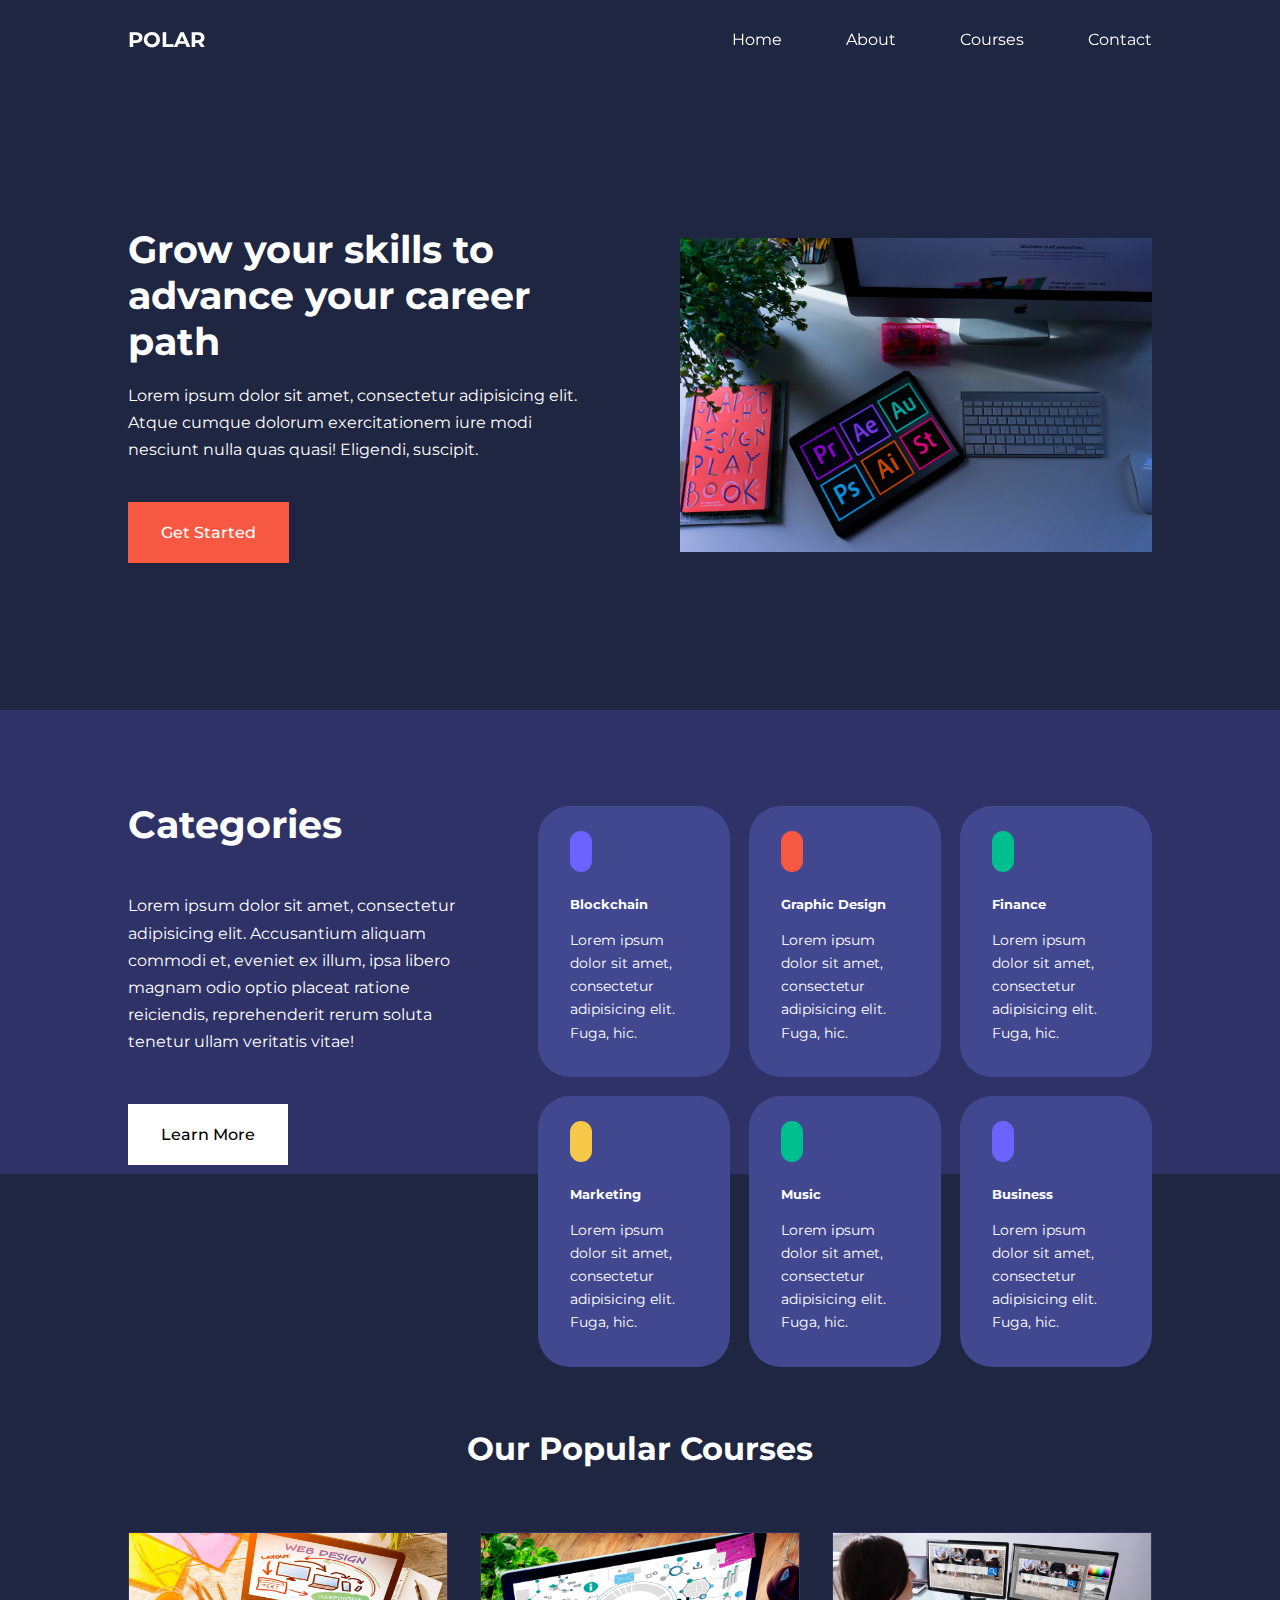
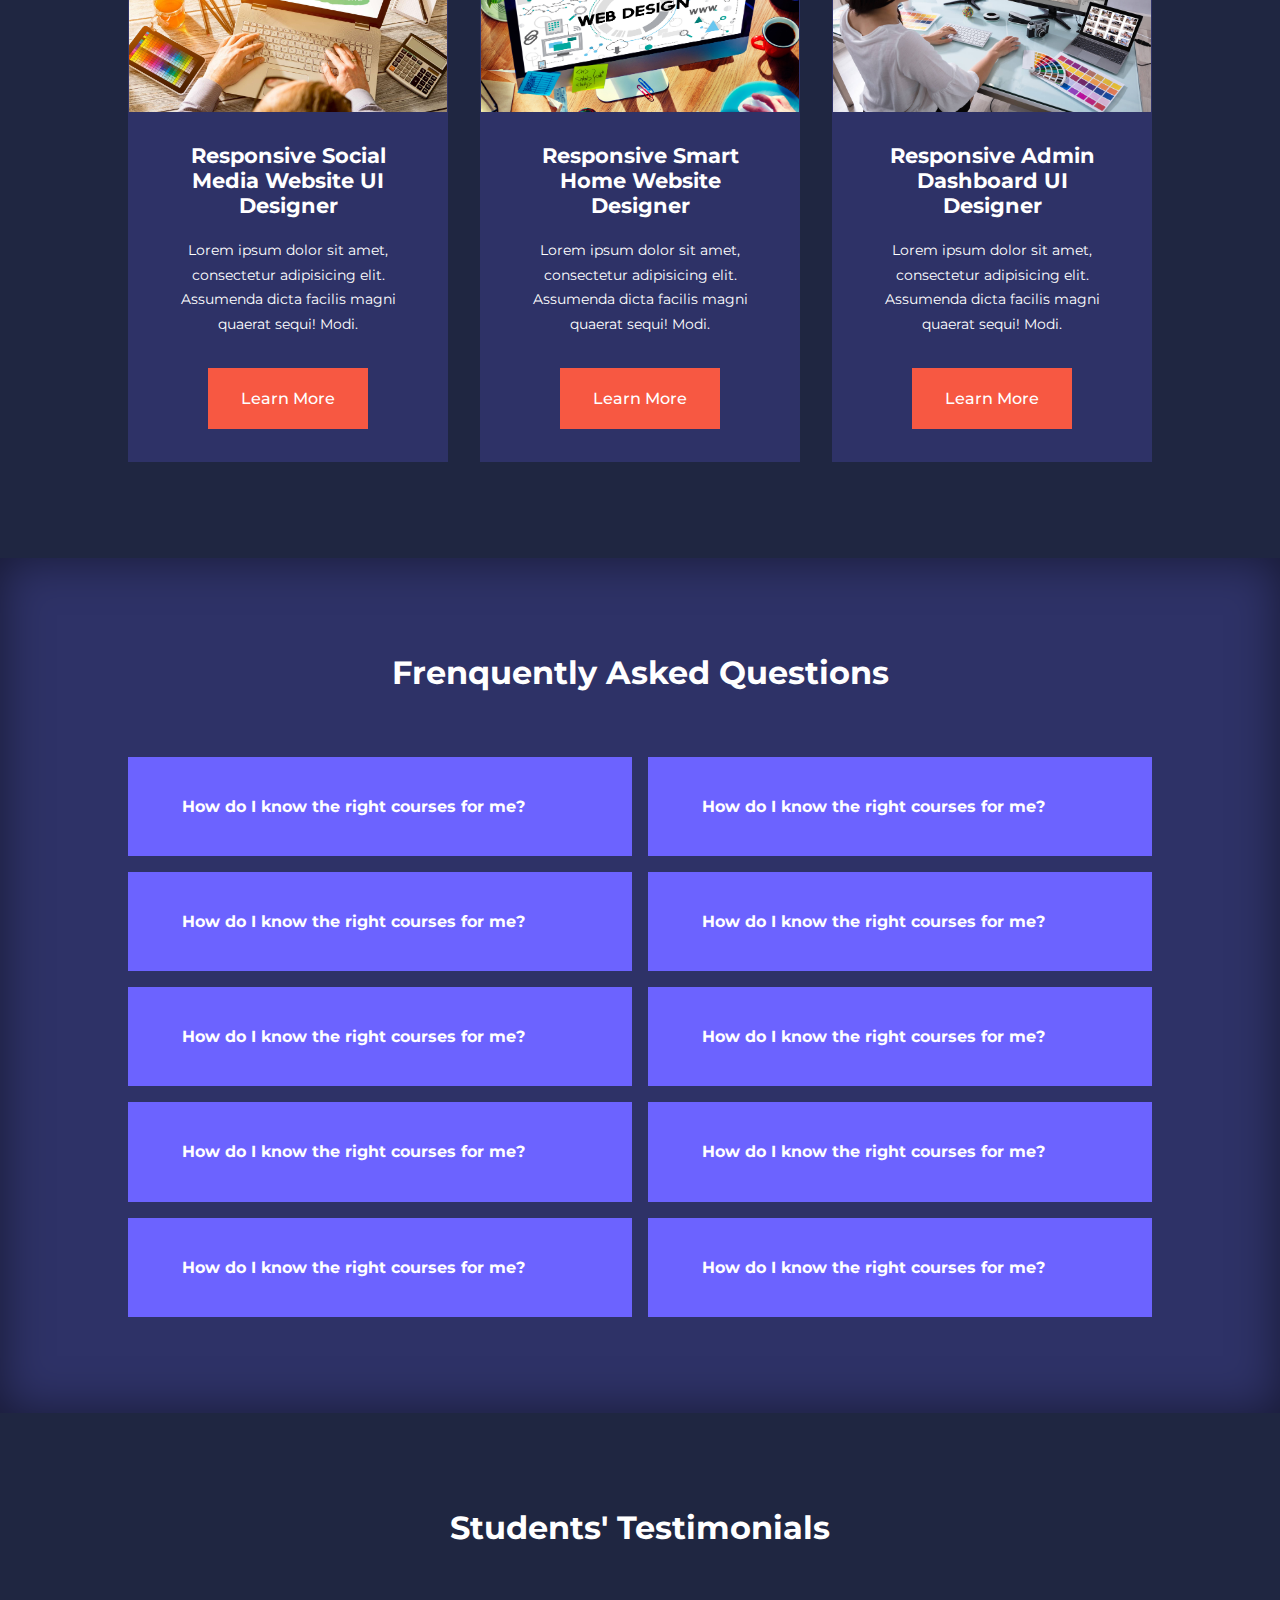
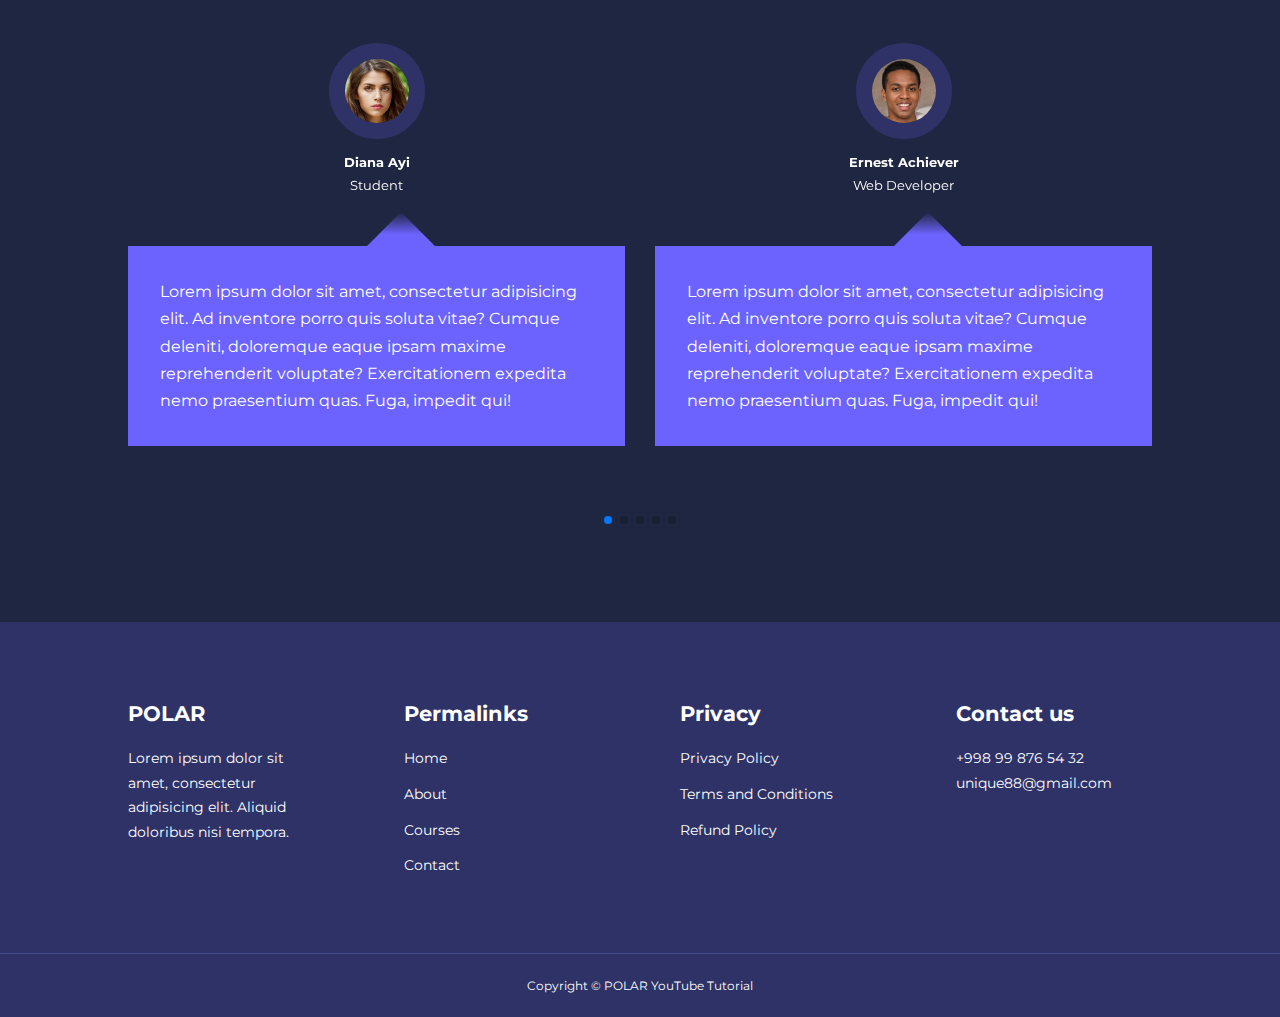
<file: index.html>
<!doctype html>
<html lang="en">
<head>
    <meta charset="UTF-8">
    <meta name="viewport"
          content="width=device-width, user-scalable=no, initial-scale=1.0, maximum-scale=1.0, minimum-scale=1.0">
    <meta http-equiv="X-UA-Compatible" content="ie=edge">
    <title>Responsive Multipage Education Website Using HTM, CSS & JavaScript</title>

    <link rel="stylesheet" href="https://unicons.iconscout.com/release/v4.0.0/css/line.css">
    <!--- ICONSCOUT CDN --->


    <!-- GOOGLE FONTS (MONTSERRAT) -->
    <link rel="preconnect" href="https://fonts.googleapis.com">
    <link rel="preconnect" href="https://fonts.gstatic.com" crossorigin>
    <link href="https://fonts.googleapis.com/css2?family=Montserrat:wght@300;400;500;600;700;800;900&display=swap" rel="stylesheet">

    <!-- SWIPER JS -->
    <link
            rel="stylesheet"
            href="https://cdn.jsdelivr.net/npm/swiper@8/swiper-bundle.min.css"
    />


    <link rel="stylesheet" href="./css/style.css">

</head>
<body>
<nav>
    <div class="container nav__container">
        <a href="index.html"><h4>POLAR</h4></a>
        <ul class="nav__menu">
            <li><a href="index.html">Home</a></li>
            <li><a href="about.html">About</a></li>
            <li><a href="courses.html">Courses</a></li>
            <li><a href="contact.html">Contact</a></li>
        </ul>
        <button id="open-menu-btn"><i class="uil uil-bars"></i></button>
        <button id="close-menu-btn"><i class="uil uil-multiply"></i></button>
    </div>

</nav>

<!-- =============================== END OF NAVBAR =============================== -->



<header>
     <div class="container header__container">
         <div class="header__left">
             <h1>Grow your skills to advance your career path</h1>
             <p>
                 Lorem ipsum dolor sit amet, consectetur adipisicing elit.
                 Atque cumque dolorum exercitationem iure modi nesciunt
                 nulla quas quasi! Eligendi, suscipit.
             </p>
             <a href="courses.html" class="btn btn-primary">
                 Get Started
             </a>
         </div>

         <div class="header__right">
             <div class="header__right-image">
                 <img src="./images/header.jpg">
             </div>

         </div>
     </div>
</header>

<!-- =============================== END OF HEADER =============================== -->



<section class="categories">
    <div class="container categories__container">
        <div class="categories__left">
            <h1>Categories</h1>
            <p>Lorem ipsum dolor sit amet, consectetur adipisicing elit.
                Accusantium aliquam commodi et, eveniet ex illum, ipsa libero
                magnam odio optio placeat ratione reiciendis,
                reprehenderit rerum soluta
                tenetur ullam veritatis vitae!
            </p>
            <a href="#" class="btn">Learn More</a>
        </div>
        <div class="categories__right">

                <article class="category">
                    <span class="category__icon"><i class="uil uil-bitcoin-circle"></i></span>
                    <h5>Blockchain</h5>
                    <p>Lorem ipsum dolor sit amet,
                        consectetur adipisicing elit. Fuga, hic.
                    </p>
                </article>

                <article class="category">
                    <span class="category__icon"><i class="uil uil-palette"></i></span>
                    <h5>Graphic Design</h5>
                    <p>Lorem ipsum dolor sit amet,
                        consectetur adipisicing elit. Fuga, hic.
                    </p>
                </article>

                <article class="category">
                <span class="category__icon"><i class="uil uil-usd-circle"></i></span>
                <h5>Finance</h5>
                <p>Lorem ipsum dolor sit amet,
                    consectetur adipisicing elit. Fuga, hic.
                </p>
            </article>

                <article class="category">
                <span class="category__icon"><i class="uil uil-megaphone"></i></span>
                <h5>Marketing</h5>
                <p>Lorem ipsum dolor sit amet,
                    consectetur adipisicing elit. Fuga, hic.
                </p>
            </article>

                <article class="category">
                <span class="category__icon"><i class="uil uil-music"></i></span>
                <h5>Music</h5>
                <p>Lorem ipsum dolor sit amet,
                    consectetur adipisicing elit. Fuga, hic.
                </p>
            </article>

                <article class="category">
                <span class="category__icon"><i class="uil uil-puzzle-piece"></i></span>
                <h5>Business</h5>
                <p>Lorem ipsum dolor sit amet,
                    consectetur adipisicing elit. Fuga, hic.</p>
            </article>
        </div>
    </div>
</section>
<!-- ====i=========================== END OF CATEGORIES =============================== -->



<section class="courses">
    <h2> Our Popular Courses </h2>
    <div class="container courses__container">
        <article class="course">
            <div class="course__image">
                <img src="./images/course1.jpg">
            </div>
            <div class="course__info">
                <h4>Responsive Social Media Website UI Designer</h4>
                <p>
                    Lorem ipsum dolor sit amet, consectetur adipisicing elit.
                    Assumenda dicta facilis magni quaerat sequi! Modi.
                </p>
                <a href="courses.html" class="btn btn-primary">Learn More</a>
            </div>
        </article>

        <article class="course">
            <div class="course__image">
                <img src="./images/course2.jpg">
            </div>
           <div class="course__info">
               <h4>Responsive Smart Home Website Designer</h4>
               <p>
                   Lorem ipsum dolor sit amet, consectetur adipisicing elit.
                   Assumenda dicta facilis magni quaerat sequi! Modi.
               </p>
               <a href="courses.html"  class="btn btn-primary">Learn More</a>
           </div>
        </article>

        <article class="course">
            <div class="course__image">
                <img src="./images/course3.jpg">
            </div>
            <div class="course__info">
                <h4>Responsive Admin Dashboard UI Designer</h4>
                <p>
                    Lorem ipsum dolor sit amet, consectetur adipisicing elit.
                    Assumenda dicta facilis magni quaerat sequi! Modi.
                </p>
                <a href="courses.html" class="btn btn-primary">Learn More</a>
            </div>
        </article>

    </div>
</section>

<!-- =============================== END OF COURSES =============================== -->



<section class="faqs">
    <h2>Frenquently Asked Questions</h2>
    <div class="container faqs__container">
        <article class="faq">
            <div class="faq__icon"><i class="uil uil-plus"></i></div>
            <div class="question__answer">
                <h4>How do I know the right courses for me?</h4>
                <p>
                    Lorem ipsum dolor sit amet, consectetur adipisicing elit.
                    Alias autem, dolorem dolores esse ex exercitationem fuga
                    libero maiores maxime odio perferendis placeat quas quasi
                    rerum, sapiente sequi vel veritatis voluptatibus.
                </p>
            </div>
        </article>

        <article class="faq">
            <div class="faq__icon"><i class="uil uil-plus"></i></div>
            <div class="question__answer">
                <h4>How do I know the right courses for me?</h4>
                <p>
                    Lorem ipsum dolor sit amet, consectetur adipisicing elit.
                    Alias autem, dolorem dolores esse ex exercitationem fuga
                    libero maiores maxime odio perferendis placeat quas quasi
                    rerum, sapiente sequi vel veritatis voluptatibus.
                </p>
            </div>
        </article>

        <article class="faq">
            <div class="faq__icon"><i class="uil uil-plus"></i></div>
            <div class="question__answer">
                <h4>How do I know the right courses for me?</h4>
                <p>
                    Lorem ipsum dolor sit amet, consectetur adipisicing elit.
                    Alias autem, dolorem dolores esse ex exercitationem fuga
                    libero maiores maxime odio perferendis placeat quas quasi
                    rerum, sapiente sequi vel veritatis voluptatibus.
                </p>
            </div>
        </article>

        <article class="faq">
            <div class="faq__icon"><i class="uil uil-plus"></i></div>
            <div class="question__answer">
                <h4>How do I know the right courses for me?</h4>
                <p>
                    Lorem ipsum dolor sit amet, consectetur adipisicing elit.
                    Alias autem, dolorem dolores esse ex exercitationem fuga
                    libero maiores maxime odio perferendis placeat quas quasi
                    rerum, sapiente sequi vel veritatis voluptatibus.
                </p>
            </div>
        </article>

        <article class="faq">
            <div class="faq__icon"><i class="uil uil-plus"></i></div>
            <div class="question__answer">
                <h4>How do I know the right courses for me?</h4>
                <p>
                    Lorem ipsum dolor sit amet, consectetur adipisicing elit.
                    Alias autem, dolorem dolores esse ex exercitationem fuga
                    libero maiores maxime odio perferendis placeat quas quasi
                    rerum, sapiente sequi vel veritatis voluptatibus.
                </p>
            </div>
        </article>

        <article class="faq">
            <div class="faq__icon"><i class="uil uil-plus"></i></div>
            <div class="question__answer">
                <h4>How do I know the right courses for me?</h4>
                <p>
                    Lorem ipsum dolor sit amet, consectetur adipisicing elit.
                    Alias autem, dolorem dolores esse ex exercitationem fuga
                    libero maiores maxime odio perferendis placeat quas quasi
                    rerum, sapiente sequi vel veritatis voluptatibus.
                </p>
            </div>
        </article>

        <article class="faq">
            <div class="faq__icon"><i class="uil uil-plus"></i></div>
            <div class="question__answer">
                <h4>How do I know the right courses for me?</h4>
                <p>
                    Lorem ipsum dolor sit amet, consectetur adipisicing elit.
                    Alias autem, dolorem dolores esse ex exercitationem fuga
                    libero maiores maxime odio perferendis placeat quas quasi
                    rerum, sapiente sequi vel veritatis voluptatibus.
                </p>
            </div>
        </article>

        <article class="faq">
            <div class="faq__icon"><i class="uil uil-plus"></i></div>
            <div class="question__answer">
                <h4>How do I know the right courses for me?</h4>
                <p>
                    Lorem ipsum dolor sit amet, consectetur adipisicing elit.
                    Alias autem, dolorem dolores esse ex exercitationem fuga
                    libero maiores maxime odio perferendis placeat quas quasi
                    rerum, sapiente sequi vel veritatis voluptatibus.
                </p>
            </div>
        </article>

        <article class="faq">
            <div class="faq__icon"><i class="uil uil-plus"></i></div>
            <div class="question__answer">
                <h4>How do I know the right courses for me?</h4>
                <p>
                    Lorem ipsum dolor sit amet, consectetur adipisicing elit.
                    Alias autem, dolorem dolores esse ex exercitationem fuga
                    libero maiores maxime odio perferendis placeat quas quasi
                    rerum, sapiente sequi vel veritatis voluptatibus.
                </p>
            </div>
        </article>

        <article class="faq">
            <div class="faq__icon"><i class="uil uil-plus"></i></div>
            <div class="question__answer">
                <h4>How do I know the right courses for me?</h4>
                <p>
                    Lorem ipsum dolor sit amet, consectetur adipisicing elit.
                    Alias autem, dolorem dolores esse ex exercitationem fuga
                    libero maiores maxime odio perferendis placeat quas quasi
                    rerum, sapiente sequi vel veritatis voluptatibus.
                </p>
            </div>
        </article>
    </div>
</section>

<!-- =============================== END OF FAQs =============================== -->


<section class="container testimonials__container mySwiper">
    <h2>Students' Testimonials</h2>
    <div class="swiper-wrapper">
        <article class="testimonial swiper-slide">
            <div class="avatar">
                <img src="./images/avatar1.jpg">
            </div>
            <div class="testimonial__info">
                <h5>Diana Ayi</h5>
                <small>Student</small>
            </div>
            <div class="testimonial__body">
                <p>
                    Lorem ipsum dolor sit amet, consectetur adipisicing elit. Ad inventore porro quis soluta vitae? Cumque deleniti, doloremque eaque ipsam maxime reprehenderit voluptate?
                    Exercitationem expedita nemo praesentium quas. Fuga, impedit qui!
                </p>
            </div>
        </article>
        <article class="testimonial swiper-slide">
            <div class="avatar">
                <img src="./images/avatar2.jpg">
            </div>
            <div class="testimonial__info">
                <h5>Ernest Achiever</h5>
                <small>Web Developer</small>
            </div>
            <div class="testimonial__body">
                <p>
                    Lorem ipsum dolor sit amet, consectetur adipisicing elit. Ad inventore porro quis soluta vitae? Cumque deleniti, doloremque eaque ipsam maxime reprehenderit voluptate?
                    Exercitationem expedita nemo praesentium quas. Fuga, impedit qui!
                </p>
            </div>
        </article>
        <article class="testimonial swiper-slide">
            <div class="avatar">
                <img src="./images/avatar3.jpg">
            </div>
            <div class="testimonial__info">
                <h5>Ariana Stone</h5>
                <small>Web Designer</small>
            </div>
            <div class="testimonial__body">
                <p>
                    Lorem ipsum dolor sit amet, consectetur adipisicing elit. Ad inventore porro quis soluta vitae? Cumque deleniti, doloremque eaque ipsam maxime reprehenderit voluptate?
                    Exercitationem expedita nemo praesentium quas. Fuga, impedit qui!
                </p>
            </div>
        </article>
        <article class="testimonial swiper-slide">
            <div class="avatar">
                <img src="./images/avatar4.jpg">
            </div>
            <div class="testimonial__info">
                <h5>Jack Walker</h5>
                <small>Businessman</small>
            </div>
            <div class="testimonial__body">
                <p>
                    Lorem ipsum dolor sit amet, consectetur adipisicing elit. Ad inventore porro quis soluta vitae? Cumque deleniti, doloremque eaque ipsam maxime reprehenderit voluptate?
                    Exercitationem expedita nemo praesentium quas. Fuga, impedit qui!
                </p>
            </div>
        </article>
        <article class="testimonial swiper-slide">
            <div class="avatar">
                <img src="./images/avatar5.jpg">
            </div>
            <div class="testimonial__info">
                <h5>Angelina Solanke</h5>
                <small>Teacher</small>
            </div>
            <div class="testimonial__body">
                <p>
                    Lorem ipsum dolor sit amet, consectetur adipisicing elit. Ad inventore porro quis soluta vitae? Cumque deleniti, doloremque eaque ipsam maxime reprehenderit voluptate?
                    Exercitationem expedita nemo praesentium quas. Fuga, impedit qui!
                </p>
            </div>
        </article>
        <article class="testimonial swiper-slide">
            <div class="avatar">
                <img src="./images/avatar6.jpg">
            </div>
            <div class="testimonial__info">
                <h5>Alex Arnold</h5>
                <small>Student</small>
            </div>
            <div class="testimonial__body">
                <p>
                    Lorem ipsum dolor sit amet, consectetur adipisicing elit. Ad inventore porro quis soluta vitae? Cumque deleniti, doloremque eaque ipsam maxime reprehenderit voluptate?
                    Exercitationem expedita nemo praesentium quas. Fuga, impedit qui!
                </p>
            </div>
        </article>
    </div>
    <div class="swiper-pagination"></div>
</section>

<!-- =============================== END OF TESTIMONIALS =============================== -->

<footer class="footer">
    <div class="container footer__container">
        <div class="footer__1">
            <a href="index.html" class="footer__logo">
                <h4>POLAR</h4>
            </a>
            <p>
                Lorem ipsum dolor sit amet, consectetur adipisicing elit.
                Aliquid doloribus nisi tempora.
            </p>
        </div>

        <div class="footer__2">
            <h4>Permalinks</h4>
            <ul class="permalinks">
                <li><a href="index.html">Home</a></li>
                <li><a href="about.html">About</a></li>
                <li><a href="courses.html">Courses</a></li>
                <li><a href="contact.html">Contact</a></li>
            </ul>
        </div>

        <div class="footer__3">
            <h4>Privacy</h4>
            <ul class="privacy">
                <li><a href="#">Privacy Policy</a></li>
                <li><a href="#">Terms and Conditions</a></li>
                <li><a href="#">Refund Policy</a></li>
            </ul>
        </div>

        <div class="footer__4">
            <h4>Contact us</h4>
            <div>
                <p>+998 99 876 54 32</p>
                <p>unique88@gmail.com</p>
            </div>

            <ul class="footer__socials">
                <li><a href="#"><i class="uil uil-facebook-f">
                </i></a></li>
                <li><a href="#"><i class="uil uil-instagram-alt">
                </i></a></li>
                <li><a href="#"><i class="uil uil-twitter">
                </i></a></li>
                <li><a href="#"><i class="uil uil-linkedin-alt">
                </i></a></li>
            </ul>
        </div>

    </div>

    <div class="footer__copyright">
        <small>Copyright &copy; POLAR YouTube Tutorial</small>
    </div>

</footer>


<script src="https://cdn.jsdelivr.net/npm/swiper@8/swiper-bundle.min.js"></script>
<script src="./main.js"></script>

<script>
    var swiper = new Swiper(".mySwiper", {
        slidesPerView: 1,
        spaceBetween: 30,
        pagination: {
            el: ".swiper-pagination",
            clickable: true,
        },
        //when window width is >= 600px
        breakpoints: {
            600: {
                slidesPerView: 2
            }
        }
    });
</script>

</body>
</html>
</file>
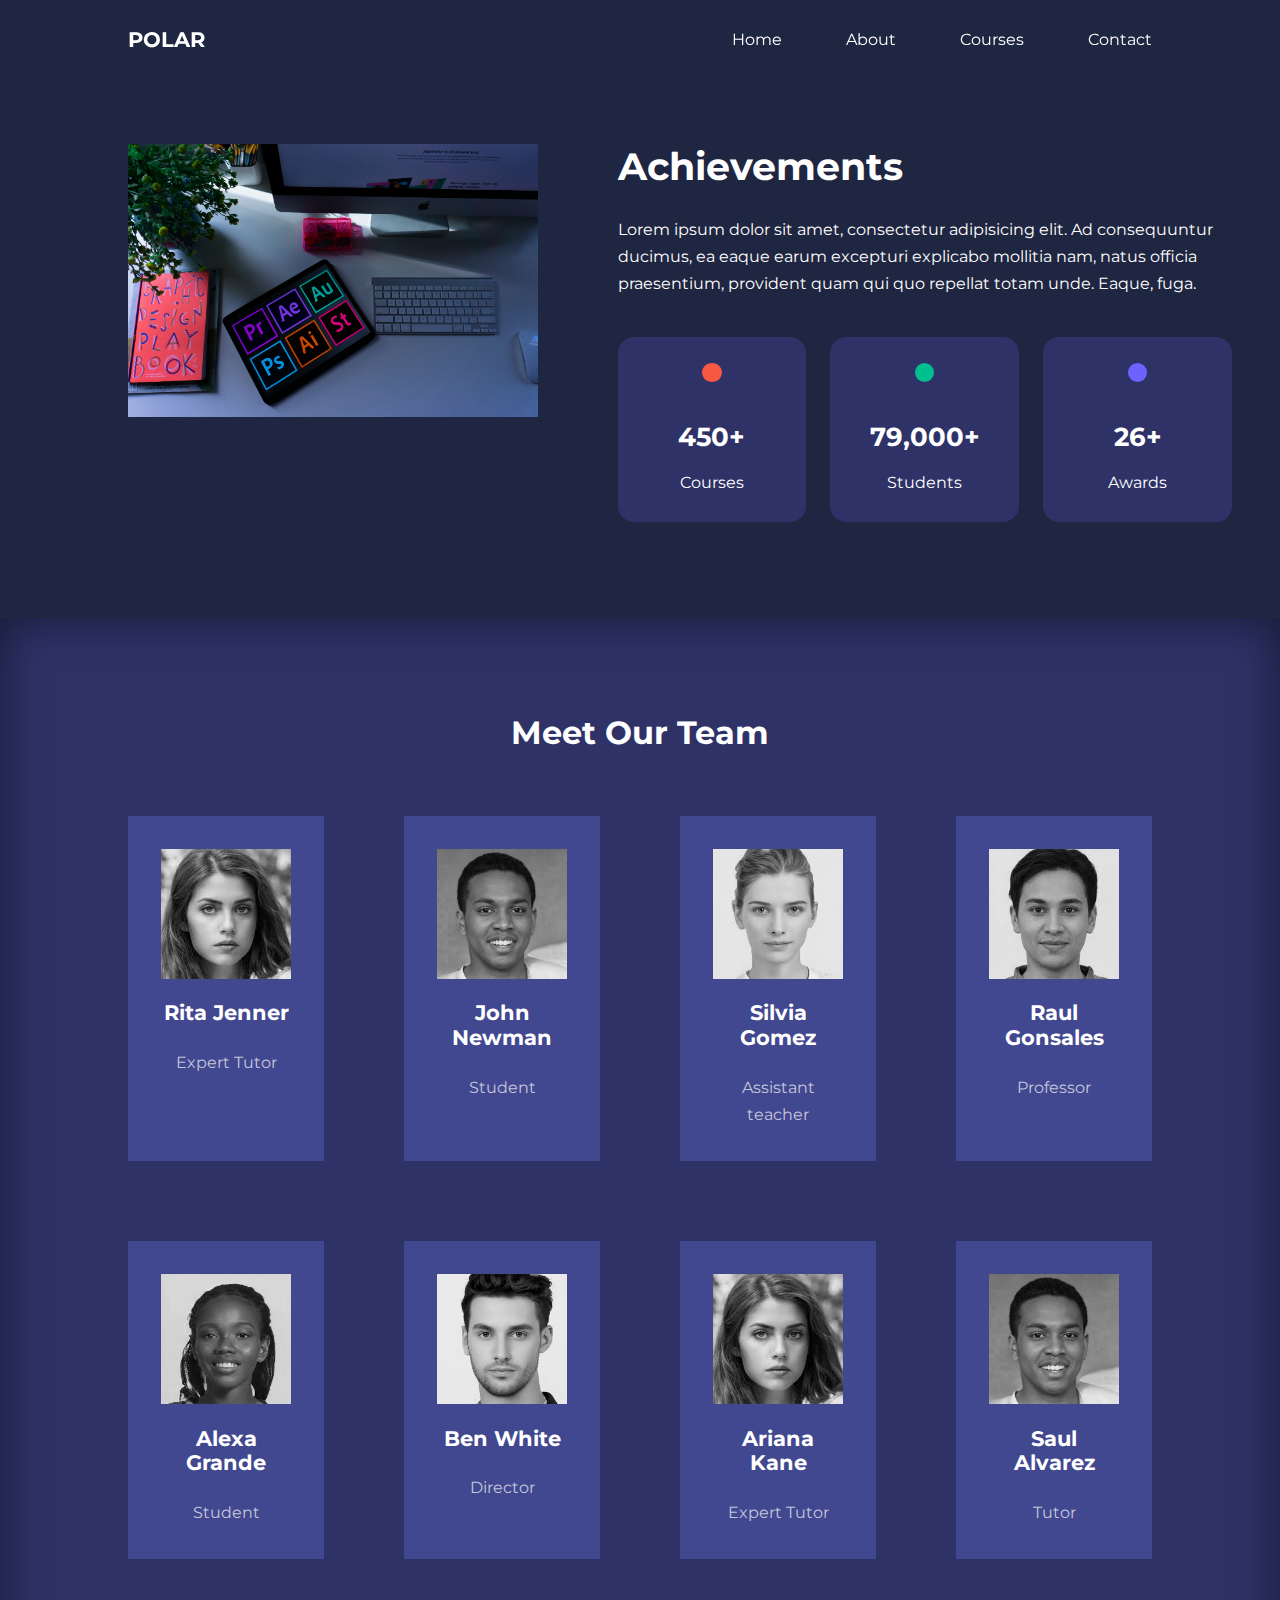
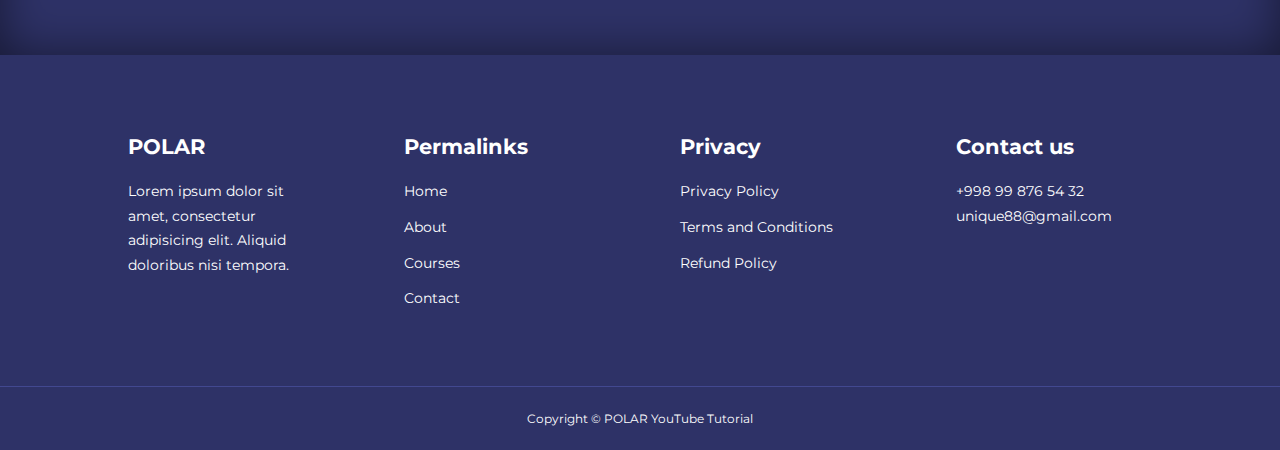
<file: about.html>
<!doctype html>
<html lang="en">
<head>
    <meta charset="UTF-8">
    <meta name="viewport"
          content="width=device-width, user-scalable=no, initial-scale=1.0, maximum-scale=1.0, minimum-scale=1.0">
    <meta http-equiv="X-UA-Compatible" content="ie=edge">
    <title>Responsive Multipage Education Website Using HTM, CSS & JavaScript</title>

    <link rel="stylesheet" href="https://unicons.iconscout.com/release/v4.0.0/css/line.css">
    <!--- ICONSCOUT CDN --->


    <!-- GOOGLE FONTS (MONTSERRAT) -->
    <link rel="preconnect" href="https://fonts.googleapis.com">
    <link rel="preconnect" href="https://fonts.gstatic.com" crossorigin>
    <link href="https://fonts.googleapis.com/css2?family=Montserrat:wght@300;400;500;600;700;800;900&display=swap" rel="stylesheet">



    <link rel="stylesheet" href="./css/style.css">
    <link rel="stylesheet" href="./css/about.css">

</head>
<body>
<nav>
    <div class="container nav__container">
        <a href="index.html"><h4>POLAR</h4></a>
        <ul class="nav__menu">
            <li><a href="index.html">Home</a></li>
            <li><a href="about.html">About</a></li>
            <li><a href="courses.html">Courses</a></li>
            <li><a href="contact.html">Contact</a></li>
        </ul>
        <button id="open-menu-btn"><i class="uil uil-bars"></i></button>
        <button id="close-menu-btn"><i class="uil uil-multiply"></i></button>
    </div>

</nav>

<!-- =============================== END OF NAVBAR =============================== -->




  <section class="about__achievements">
      <div class="container about__achievements-container">
          <div class="about__achievements-left">
              <img src="./images/header.jpg" alt="">
          </div>

          <div class="about__achievements-right">
              <h1>Achievements</h1>
              <p>Lorem ipsum dolor sit amet, consectetur
                  adipisicing elit. Ad consequuntur ducimus, ea eaque
                  earum excepturi explicabo mollitia nam, natus officia
                  praesentium, provident quam qui quo repellat
                  totam unde. Eaque, fuga.</p>
              <div class="achievements__cards">
                  <article class="achievement__card">
                      <span class="achievement__icon">
                          <i class="uil uil-video"></i>
                      </span>
                      <h3>450+</h3>
                      <p>Courses</p>
                  </article>

                  <article class="achievement__card">
                      <span class="achievement__icon">
                         <i class="uil uil-users-alt"></i>
                      </span>
                      <h3>79,000+</h3>
                      <p>Students</p>
                  </article>

                  <article class="achievement__card">
                      <span class="achievement__icon">
                          <i class="uil uil-trophy"></i>
                      </span>
                      <h3>26+</h3>
                      <p>Awards</p>
                  </article>
              </div>
          </div>
      </div>
  </section>


<!-- =============================== END OF ACHIEVEMENTS =============================== -->


<section class="team">
    <h2>Meet Our Team</h2>
    <div class="container team__container">
        <article class="team__member">
            <div class="team__member-image">
                <img src="./images/avatar1.jpg">
            </div>
            <div class="team__member-info">
                <h4>Rita Jenner</h4>
                <p>Expert Tutor</p>
            </div>
            <div class="team__member-socials">
                <a href="http://instagram.com" target="_blank"> <i class="uil uil-instagram"></i> </a>
                <a href="http://twitter.com" target="_blank"> <i class="uil uil-twitter-alt"></i> </a>
                <a href="http://linkedin.com" target="_blank"> <i class="uil uil-linkedin-alt"></i> </a>
            </div>
        </article>


        <article class="team__member">
            <div class="team__member-image">
                <img src="./images/avatar2.jpg">
            </div>
            <div class="team__member-info">
                <h4>John Newman</h4>
                <p>Student</p>
            </div>
            <div class="team__member-socials">
                <a href="http://instagram.com" target="_blank"> <i class="uil uil-instagram"></i> </a>
                <a href="http://twitter.com" target="_blank"> <i class="uil uil-twitter-alt"></i> </a>
                <a href="http://linkedin.com" target="_blank"> <i class="uil uil-linkedin-alt"></i> </a>
            </div>
        </article>


        <article class="team__member">
            <div class="team__member-image">
                <img src="./images/avatar3.jpg">
            </div>
            <div class="team__member-info">
                <h4>Silvia Gomez</h4>
                <p>Assistant teacher</p>
            </div>
            <div class="team__member-socials">
                <a href="http://instagram.com" target="_blank"> <i class="uil uil-instagram"></i> </a>
                <a href="http://twitter.com" target="_blank"> <i class="uil uil-twitter-alt"></i> </a>
                <a href="http://linkedin.com" target="_blank"> <i class="uil uil-linkedin-alt"></i> </a>
            </div>
        </article>


        <article class="team__member">
            <div class="team__member-image">
                <img src="./images/avatar4.jpg">
            </div>
            <div class="team__member-info">
                <h4>Raul Gonsales</h4>
                <p>Professor</p>
            </div>
            <div class="team__member-socials">
                <a href="http://instagram.com" target="_blank"> <i class="uil uil-instagram"></i> </a>
                <a href="http://twitter.com" target="_blank"> <i class="uil uil-twitter-alt"></i> </a>
                <a href="http://linkedin.com" target="_blank"> <i class="uil uil-linkedin-alt"></i> </a>
            </div>
        </article>


        <article class="team__member">
            <div class="team__member-image">
                <img src="./images/avatar5.jpg">
            </div>
            <div class="team__member-info">
                <h4>Alexa Grande</h4>
                <p>Student</p>
            </div>
            <div class="team__member-socials">
                <a href="http://instagram.com" target="_blank"> <i class="uil uil-instagram"></i> </a>
                <a href="http://twitter.com" target="_blank"> <i class="uil uil-twitter-alt"></i> </a>
                <a href="http://linkedin.com" target="_blank"> <i class="uil uil-linkedin-alt"></i> </a>
            </div>
        </article>


        <article class="team__member">
            <div class="team__member-image">
                <img src="./images/avatar6.jpg">
            </div>
            <div class="team__member-info">
                <h4>Ben White</h4>
                <p>Director</p>
            </div>
            <div class="team__member-socials">
                <a href="http://instagram.com" target="_blank"> <i class="uil uil-instagram"></i> </a>
                <a href="http://twitter.com" target="_blank"> <i class="uil uil-twitter-alt"></i> </a>
                <a href="http://linkedin.com" target="_blank"> <i class="uil uil-linkedin-alt"></i> </a>
            </div>
        </article>


        <article class="team__member">
            <div class="team__member-image">
                <img src="./images/avatar1.jpg">
            </div>
            <div class="team__member-info">
                <h4>Ariana Kane</h4>
                <p>Expert Tutor</p>
            </div>
            <div class="team__member-socials">
                <a href="http://instagram.com" target="_blank"> <i class="uil uil-instagram"></i> </a>
                <a href="http://twitter.com" target="_blank"> <i class="uil uil-twitter-alt"></i> </a>
                <a href="http://linkedin.com" target="_blank"> <i class="uil uil-linkedin-alt"></i> </a>
            </div>
        </article>


        <article class="team__member">
            <div class="team__member-image">
                <img src="./images/avatar2.jpg">
            </div>
            <div class="team__member-info">
                <h4>Saul Alvarez</h4>
                <p>Tutor</p>
            </div>
            <div class="team__member-socials">
                <a href="http://instagram.com" target="_blank"> <i class="uil uil-instagram"></i> </a>
                <a href="http://twitter.com" target="_blank"> <i class="uil uil-twitter-alt"></i> </a>
                <a href="http://linkedin.com" target="_blank"> <i class="uil uil-linkedin-alt"></i> </a>
            </div>
        </article>


    </div>
</section>


<!-- =============================== END OF TEAM =============================== -->



<footer class="footer">
    <div class="container footer__container">
        <div class="footer__1">
            <a href="index.html" class="footer__logo">
                <h4>POLAR</h4>
            </a>
            <p>
                Lorem ipsum dolor sit amet, consectetur adipisicing elit.
                Aliquid doloribus nisi tempora.
            </p>
        </div>

        <div class="footer__2">
            <h4>Permalinks</h4>
            <ul class="permalinks">
                <li><a href="index.html">Home</a></li>
                <li><a href="about.html">About</a></li>
                <li><a href="courses.html">Courses</a></li>
                <li><a href="contact.html">Contact</a></li>
            </ul>
        </div>

        <div class="footer__3">
            <h4>Privacy</h4>
            <ul class="privacy">
                <li><a href="#">Privacy Policy</a></li>
                <li><a href="#">Terms and Conditions</a></li>
                <li><a href="#">Refund Policy</a></li>
            </ul>
        </div>

        <div class="footer__4">
            <h4>Contact us</h4>
            <div>
                <p>+998 99 876 54 32</p>
                <p>unique88@gmail.com</p>
            </div>

            <ul class="footer__socials">
                <li><a href="#"><i class="uil uil-facebook-f">
                </i></a></li>
                <li><a href="#"><i class="uil uil-instagram-alt">
                </i></a></li>
                <li><a href="#"><i class="uil uil-twitter">
                </i></a></li>
                <li><a href="#"><i class="uil uil-linkedin-alt">
                </i></a></li>
            </ul>
        </div>

    </div>

    <div class="footer__copyright">
        <small>Copyright &copy; POLAR YouTube Tutorial</small>
    </div>

</footer>
<script src="./main.js"></script>

</body>
</html>
</file>
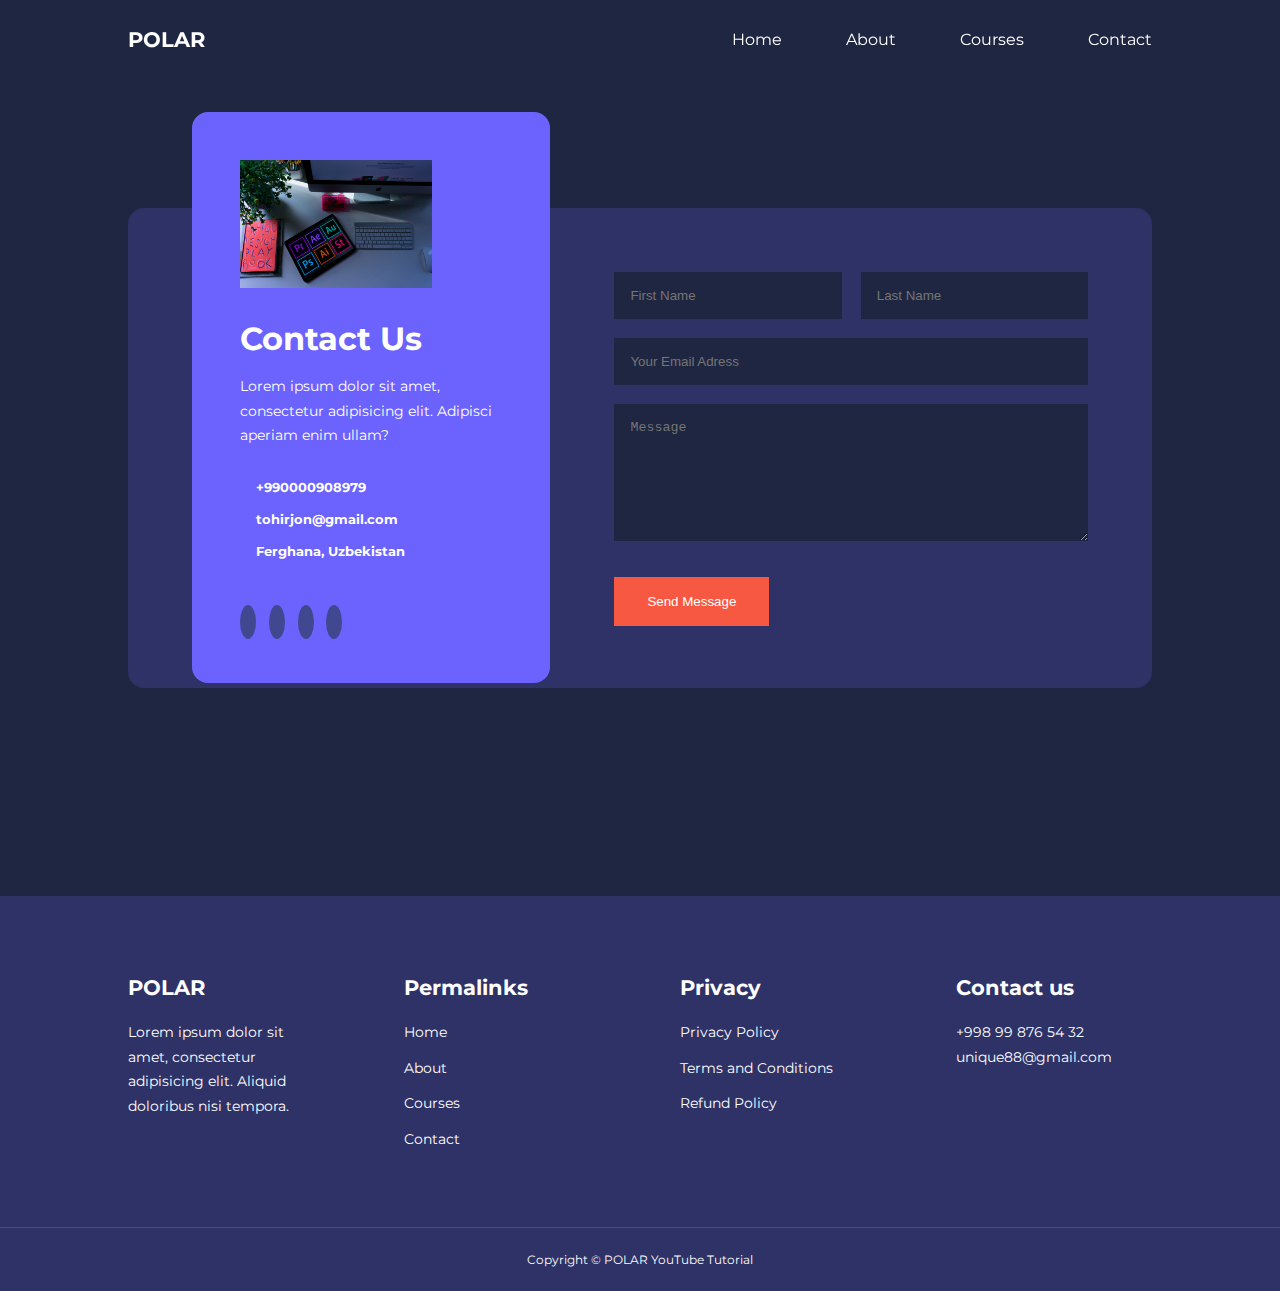
<file: contact.html>
<!doctype html>
<html lang="en">
<head>
    <meta charset="UTF-8">
    <meta name="viewport"
          content="width=device-width, user-scalable=no, initial-scale=1.0, maximum-scale=1.0, minimum-scale=1.0">
    <meta http-equiv="X-UA-Compatible" content="ie=edge">
    <title>Responsive Multipage Education Website Using HTM, CSS & JavaScript</title>

    <link rel="stylesheet" href="https://unicons.iconscout.com/release/v4.0.0/css/line.css">
    <!--- ICONSCOUT CDN --->


    <!-- GOOGLE FONTS (MONTSERRAT) -->
    <link rel="preconnect" href="https://fonts.googleapis.com">
    <link rel="preconnect" href="https://fonts.gstatic.com" crossorigin>
    <link href="https://fonts.googleapis.com/css2?family=Montserrat:wght@300;400;500;600;700;800;900&display=swap" rel="stylesheet">



    <link rel="stylesheet" href="./css/style.css">
    <link rel="stylesheet" href="./css/contact.css">

</head>
<body>
<nav>
    <div class="container nav__container">
        <a href="index.html"><h4>POLAR</h4></a>
        <ul class="nav__menu">
            <li><a href="index.html">Home</a></li>
            <li><a href="about.html">About</a></li>
            <li><a href="courses.html">Courses</a></li>
            <li><a href="contact.html">Contact</a></li>
        </ul>
        <button id="open-menu-btn"><i class="uil uil-bars"></i></button>
        <button id="close-menu-btn"><i class="uil uil-multiply"></i></button>
    </div>

</nav>

<!-- =============================== END OF NAVBAR =============================== -->






<section class="contact">
    <div class="container contact__container">
        <aside class="contact__aside">
            <div class="aside__image">
                <img src="./images/header.jpg">
            </div>
            <h2>Contact Us</h2>
            <p>
                Lorem ipsum dolor sit amet, consectetur
                adipisicing elit. Adipisci aperiam enim
                ullam?
            </p>
            <ul class="contact__details">
                <li>
                    <i class="uil uil-phone-times"></i>
                    <h5>+990000908979</h5>
                </li>
                <li>
                    <i class="uil uil-envelope"></i>
                    <h5>tohirjon@gmail.com</h5>
                </li>
                <li>
                    <i class="uil uil-location-point"></i>
                    <h5>Ferghana, Uzbekistan</h5>
                </li>
            </ul>
            <ul class="contact__socials">
                <li>
                    <a href="http://instagram.com" target="_blank"> <i class="uil uil-instagram"></i> </a>
               </li>
                <li>
                    <a href="http://twitter.com" target="_blank"> <i class="uil uil-twitter-alt"></i> </a>
               </li>
                <li>
                    <a href="http://linkedin.com" target="_blank"> <i class="uil uil-linkedin-alt"></i> </a>
                </li>
                <li>
                    <a href="http://facebook.com" target="_blank"> <i class="uil uil-facebook-f"></i> </a>
                </li>
            </ul>
        </aside>


        <form class="contact__form">
            <div class="form__name">
                <input type="text" name="Firs Name" placeholder="First Name" required>
                <input type="text" name="Last Name" placeholder="Last Name" required>
            </div>
            <input type="email" name="Email Adress" placeholder="Your Email Adress" required>
            <textarea name="Message"   rows="7" placeholder="Message"></textarea>
            <button type="Submit"  class="btn btn-primary">Send Message</button>

        </form>
    </div>
</section>
















<footer class="footer">
    <div class="container footer__container">
        <div class="footer__1">
            <a href="index.html" class="footer__logo">
                <h4>POLAR</h4>
            </a>
            <p>
                Lorem ipsum dolor sit amet, consectetur adipisicing elit.
                Aliquid doloribus nisi tempora.
            </p>
        </div>

        <div class="footer__2">
            <h4>Permalinks</h4>
            <ul class="permalinks">
                <li><a href="index.html">Home</a></li>
                <li><a href="about.html">About</a></li>
                <li><a href="courses.html">Courses</a></li>
                <li><a href="contact.html">Contact</a></li>
            </ul>
        </div>

        <div class="footer__3">
            <h4>Privacy</h4>
            <ul class="privacy">
                <li><a href="#">Privacy Policy</a></li>
                <li><a href="#">Terms and Conditions</a></li>
                <li><a href="#">Refund Policy</a></li>
            </ul>
        </div>

        <div class="footer__4">
            <h4>Contact us</h4>
            <div>
                <p>+998 99 876 54 32</p>
                <p>unique88@gmail.com</p>
            </div>

            <ul class="footer__socials">
                <li><a href="#"><i class="uil uil-facebook-f">
                </i></a></li>
                <li><a href="#"><i class="uil uil-instagram-alt">
                </i></a></li>
                <li><a href="#"><i class="uil uil-twitter">
                </i></a></li>
                <li><a href="#"><i class="uil uil-linkedin-alt">
                </i></a></li>
            </ul>
        </div>

    </div>

    <div class="footer__copyright">
        <small>Copyright &copy; POLAR YouTube Tutorial</small>
    </div>

</footer>
<script src="./main.js"></script>

</body>
</file>
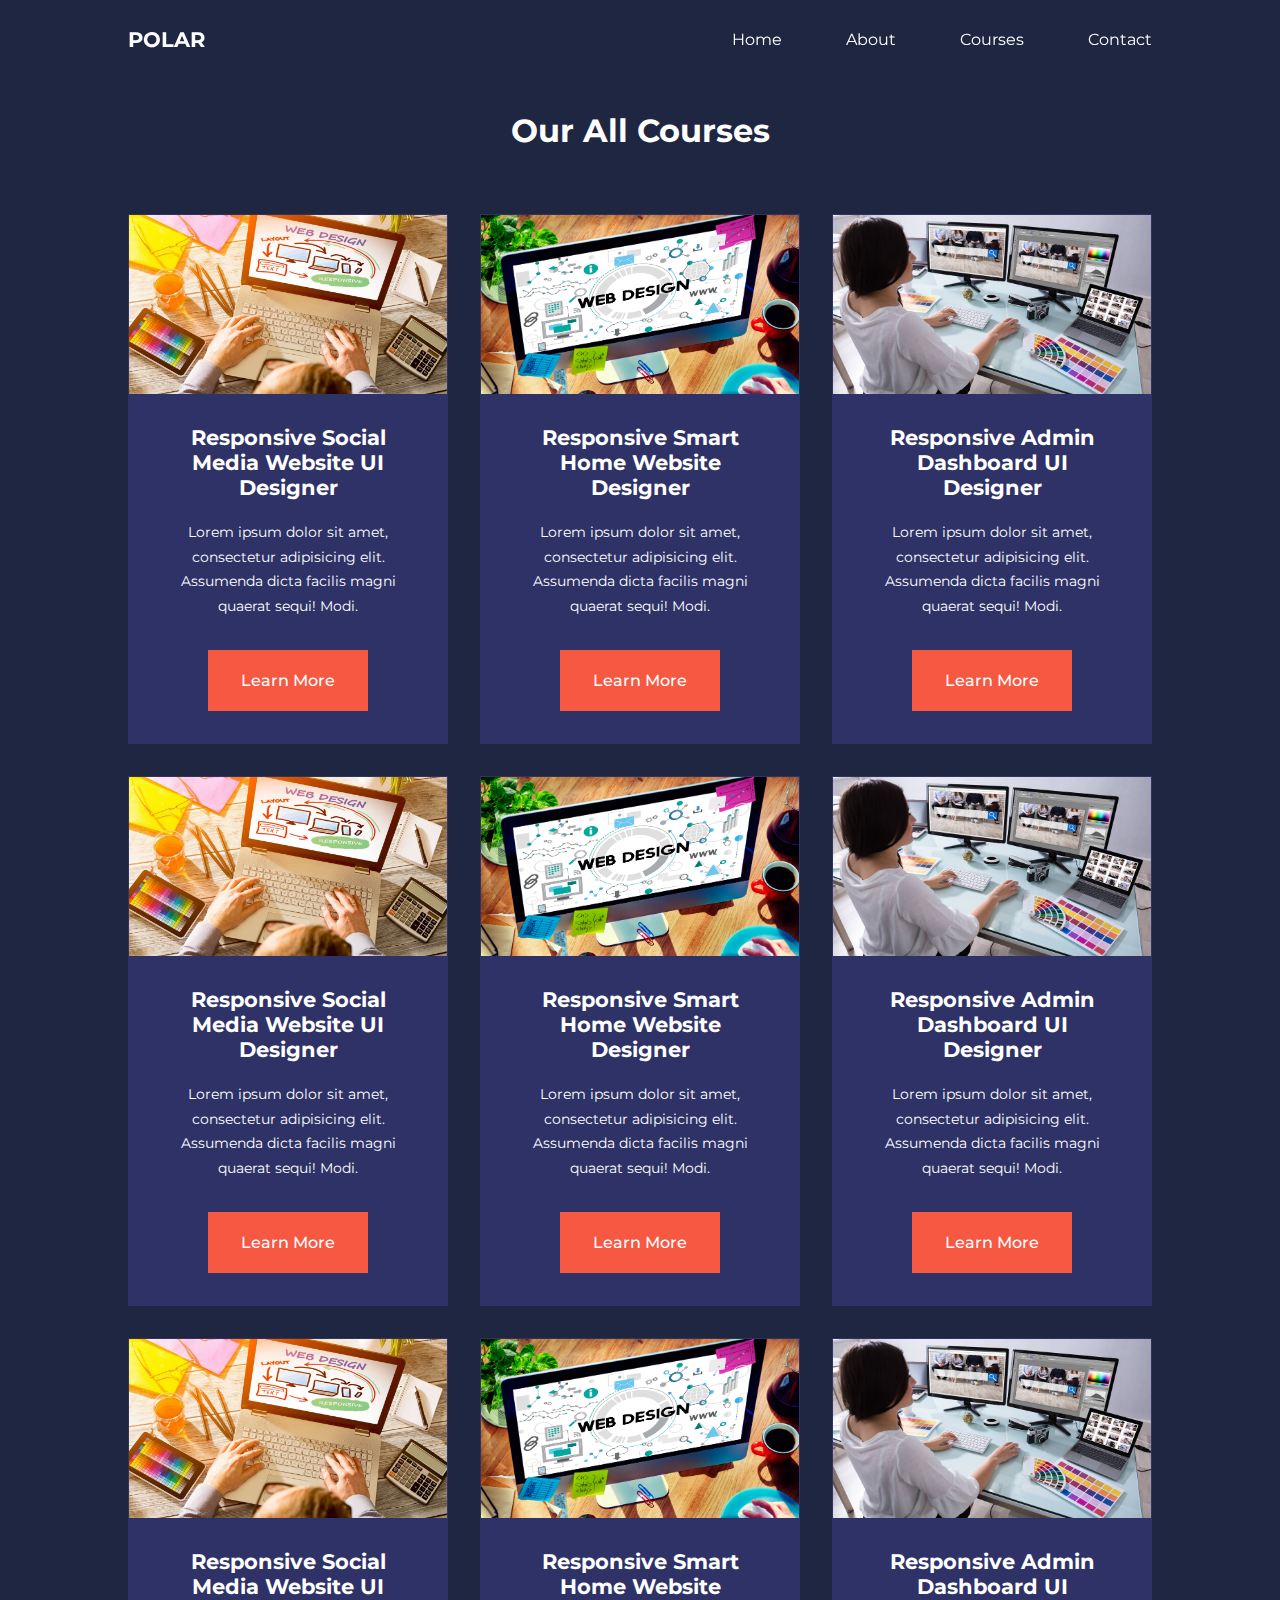
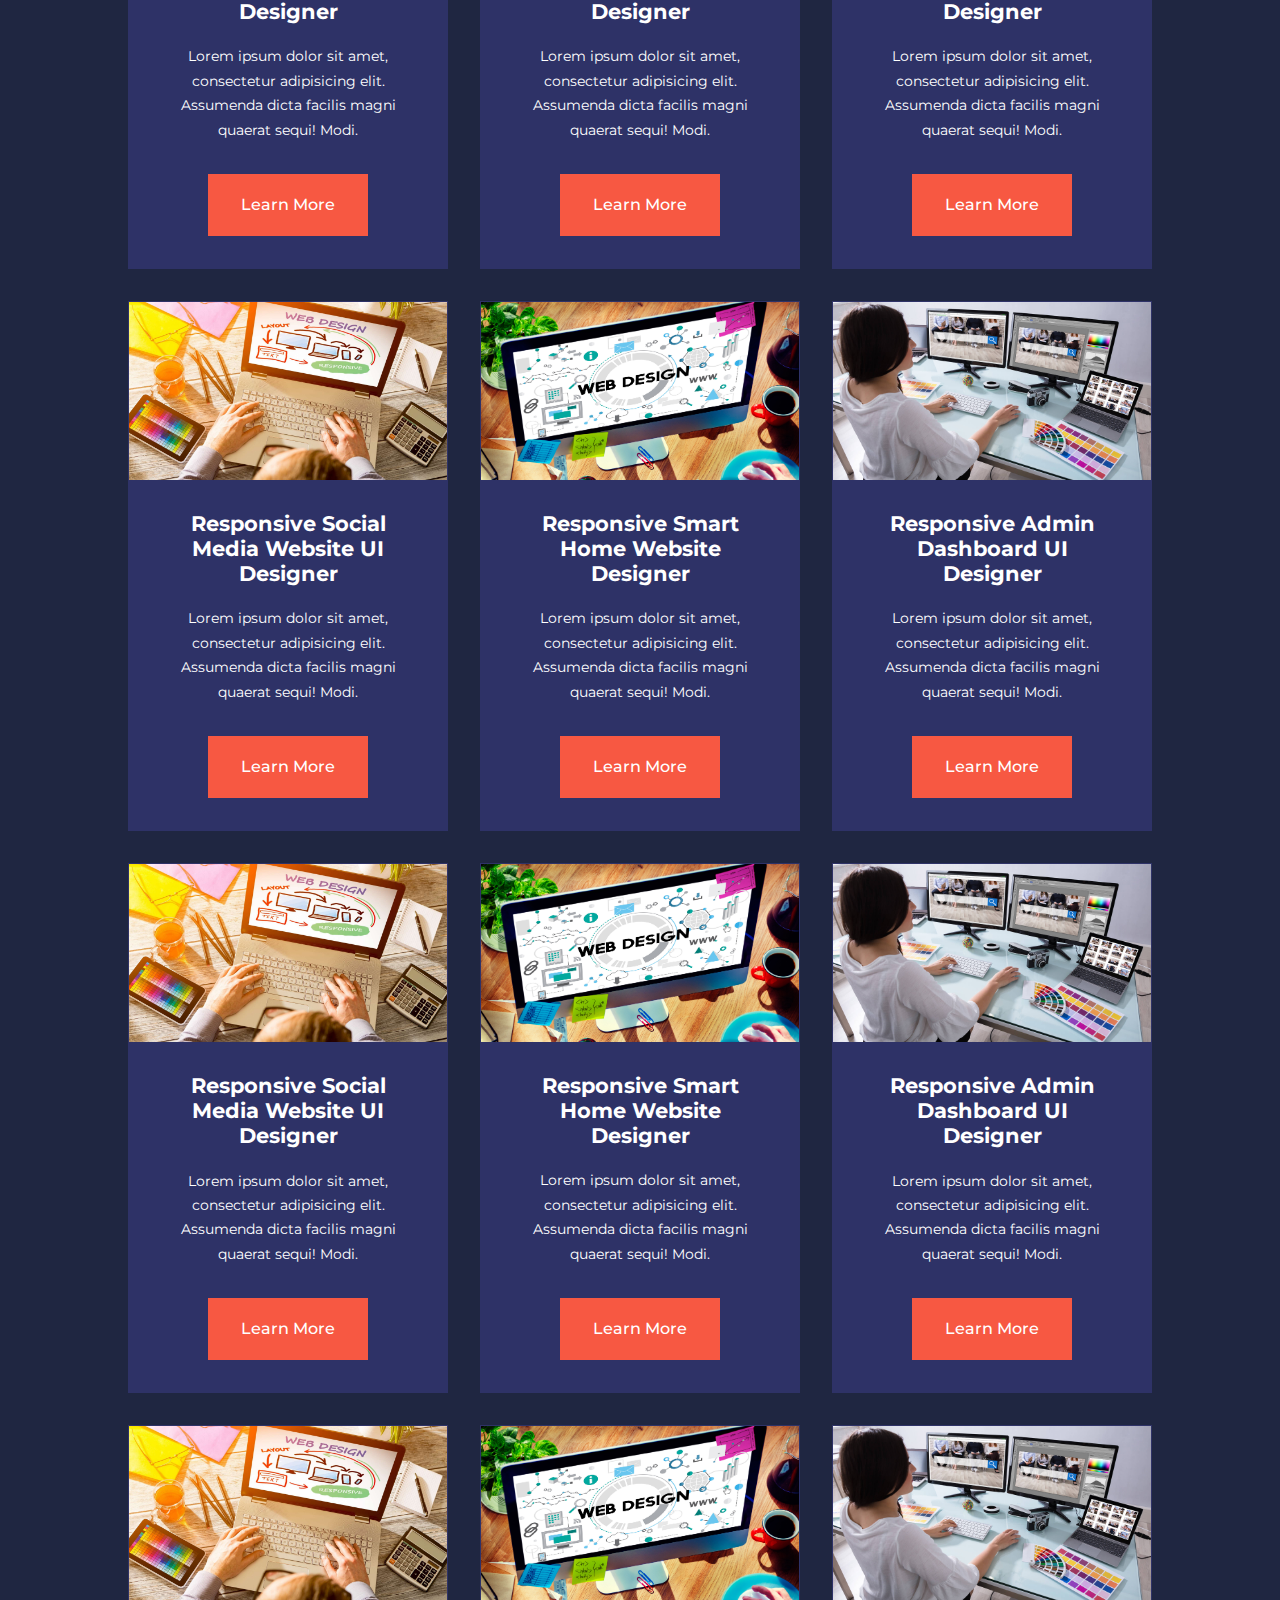
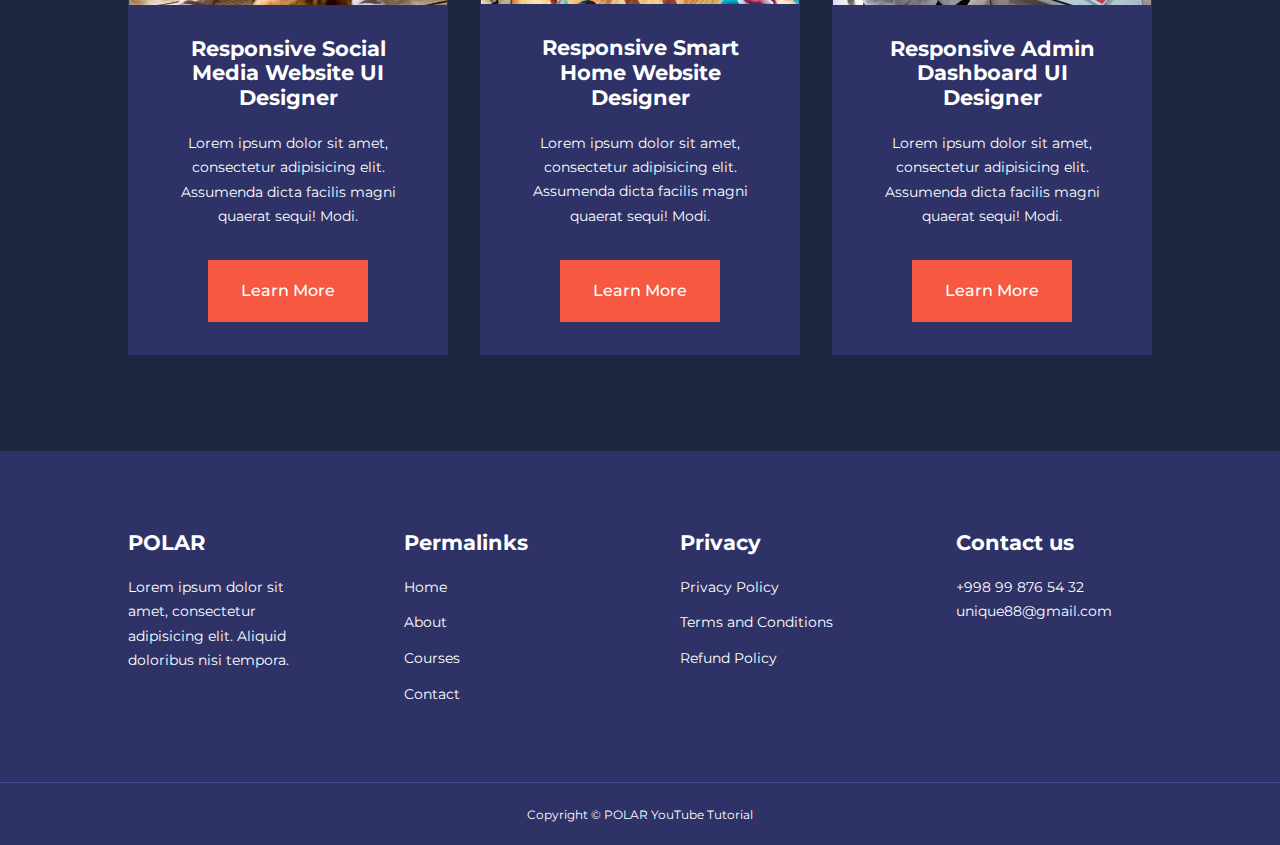
<file: courses.html>
<!doctype html>
<html lang="en">
<head>
    <meta charset="UTF-8">
    <meta name="viewport"
          content="width=device-width, user-scalable=no, initial-scale=1.0, maximum-scale=1.0, minimum-scale=1.0">
    <meta http-equiv="X-UA-Compatible" content="ie=edge">
    <title>Responsive Multipage Education Website Using HTM, CSS & JavaScript</title>

    <link rel="stylesheet" href="https://unicons.iconscout.com/release/v4.0.0/css/line.css">
    <!--- ICONSCOUT CDN --->


    <!-- GOOGLE FONTS (MONTSERRAT) -->
    <link rel="preconnect" href="https://fonts.googleapis.com">
    <link rel="preconnect" href="https://fonts.gstatic.com" crossorigin>
    <link href="https://fonts.googleapis.com/css2?family=Montserrat:wght@300;400;500;600;700;800;900&display=swap" rel="stylesheet">



    <link rel="stylesheet" href="./css/style.css">
    <style>
        .courses {
            margin-top: 1rem;
        }
    </style>

</head>
<body>
<nav>
    <div class="container nav__container">
        <a href="index.html"><h4>POLAR</h4></a>
        <ul class="nav__menu">
            <li><a href="index.html">Home</a></li>
            <li><a href="about.html">About</a></li>
            <li><a href="courses.html">Courses</a></li>
            <li><a href="contact.html">Contact</a></li>
        </ul>
        <button id="open-menu-btn"><i class="uil uil-bars"></i></button>
        <button id="close-menu-btn"><i class="uil uil-multiply"></i></button>
    </div>

</nav>

<!-- =============================== END OF NAVBAR =============================== -->



<section class="courses">
    <h2> Our All Courses </h2>
    <div class="container courses__container">
        <article class="course">
            <div class="course__image">
                <img src="./images/course1.jpg">
            </div>
            <div class="course__info">
                <h4>Responsive Social Media Website UI Designer</h4>
                <p>
                    Lorem ipsum dolor sit amet, consectetur adipisicing elit.
                    Assumenda dicta facilis magni quaerat sequi! Modi.
                </p>
                <a href="courses.html" class="btn btn-primary">Learn More</a>
            </div>
        </article>

        <article class="course">
            <div class="course__image">
                <img src="./images/course2.jpg">
            </div>
            <div class="course__info">
                <h4>Responsive Smart Home Website Designer</h4>
                <p>
                    Lorem ipsum dolor sit amet, consectetur adipisicing elit.
                    Assumenda dicta facilis magni quaerat sequi! Modi.
                </p>
                <a href="courses.html"  class="btn btn-primary">Learn More</a>
            </div>
        </article>

        <article class="course">
            <div class="course__image">
                <img src="./images/course3.jpg">
            </div>
            <div class="course__info">
                <h4>Responsive Admin Dashboard UI Designer</h4>
                <p>
                    Lorem ipsum dolor sit amet, consectetur adipisicing elit.
                    Assumenda dicta facilis magni quaerat sequi! Modi.
                </p>
                <a href="courses.html" class="btn btn-primary">Learn More</a>
            </div>
        </article>

        <article class="course">
            <div class="course__image">
                <img src="./images/course1.jpg">
            </div>
            <div class="course__info">
                <h4>Responsive Social Media Website UI Designer</h4>
                <p>
                    Lorem ipsum dolor sit amet, consectetur adipisicing elit.
                    Assumenda dicta facilis magni quaerat sequi! Modi.
                </p>
                <a href="courses.html" class="btn btn-primary">Learn More</a>
            </div>
        </article>

        <article class="course">
            <div class="course__image">
                <img src="./images/course2.jpg">
            </div>
            <div class="course__info">
                <h4>Responsive Smart Home Website Designer</h4>
                <p>
                    Lorem ipsum dolor sit amet, consectetur adipisicing elit.
                    Assumenda dicta facilis magni quaerat sequi! Modi.
                </p>
                <a href="courses.html"  class="btn btn-primary">Learn More</a>
            </div>
        </article>

        <article class="course">
            <div class="course__image">
                <img src="./images/course3.jpg">
            </div>
            <div class="course__info">
                <h4>Responsive Admin Dashboard UI Designer</h4>
                <p>
                    Lorem ipsum dolor sit amet, consectetur adipisicing elit.
                    Assumenda dicta facilis magni quaerat sequi! Modi.
                </p>
                <a href="courses.html" class="btn btn-primary">Learn More</a>
            </div>
        </article>

        <article class="course">
            <div class="course__image">
                <img src="./images/course1.jpg">
            </div>
            <div class="course__info">
                <h4>Responsive Social Media Website UI Designer</h4>
                <p>
                    Lorem ipsum dolor sit amet, consectetur adipisicing elit.
                    Assumenda dicta facilis magni quaerat sequi! Modi.
                </p>
                <a href="courses.html" class="btn btn-primary">Learn More</a>
            </div>
        </article>

        <article class="course">
            <div class="course__image">
                <img src="./images/course2.jpg">
            </div>
            <div class="course__info">
                <h4>Responsive Smart Home Website Designer</h4>
                <p>
                    Lorem ipsum dolor sit amet, consectetur adipisicing elit.
                    Assumenda dicta facilis magni quaerat sequi! Modi.
                </p>
                <a href="courses.html"  class="btn btn-primary">Learn More</a>
            </div>
        </article>

        <article class="course">
            <div class="course__image">
                <img src="./images/course3.jpg">
            </div>
            <div class="course__info">
                <h4>Responsive Admin Dashboard UI Designer</h4>
                <p>
                    Lorem ipsum dolor sit amet, consectetur adipisicing elit.
                    Assumenda dicta facilis magni quaerat sequi! Modi.
                </p>
                <a href="courses.html" class="btn btn-primary">Learn More</a>
            </div>
        </article>

        <article class="course">
            <div class="course__image">
                <img src="./images/course1.jpg">
            </div>
            <div class="course__info">
                <h4>Responsive Social Media Website UI Designer</h4>
                <p>
                    Lorem ipsum dolor sit amet, consectetur adipisicing elit.
                    Assumenda dicta facilis magni quaerat sequi! Modi.
                </p>
                <a href="courses.html" class="btn btn-primary">Learn More</a>
            </div>
        </article>

        <article class="course">
            <div class="course__image">
                <img src="./images/course2.jpg">
            </div>
            <div class="course__info">
                <h4>Responsive Smart Home Website Designer</h4>
                <p>
                    Lorem ipsum dolor sit amet, consectetur adipisicing elit.
                    Assumenda dicta facilis magni quaerat sequi! Modi.
                </p>
                <a href="courses.html"  class="btn btn-primary">Learn More</a>
            </div>
        </article>

        <article class="course">
            <div class="course__image">
                <img src="./images/course3.jpg">
            </div>
            <div class="course__info">
                <h4>Responsive Admin Dashboard UI Designer</h4>
                <p>
                    Lorem ipsum dolor sit amet, consectetur adipisicing elit.
                    Assumenda dicta facilis magni quaerat sequi! Modi.
                </p>
                <a href="courses.html" class="btn btn-primary">Learn More</a>
            </div>
        </article>

        <article class="course">
            <div class="course__image">
                <img src="./images/course1.jpg">
            </div>
            <div class="course__info">
                <h4>Responsive Social Media Website UI Designer</h4>
                <p>
                    Lorem ipsum dolor sit amet, consectetur adipisicing elit.
                    Assumenda dicta facilis magni quaerat sequi! Modi.
                </p>
                <a href="courses.html" class="btn btn-primary">Learn More</a>
            </div>
        </article>

        <article class="course">
            <div class="course__image">
                <img src="./images/course2.jpg">
            </div>
            <div class="course__info">
                <h4>Responsive Smart Home Website Designer</h4>
                <p>
                    Lorem ipsum dolor sit amet, consectetur adipisicing elit.
                    Assumenda dicta facilis magni quaerat sequi! Modi.
                </p>
                <a href="courses.html"  class="btn btn-primary">Learn More</a>
            </div>
        </article>

        <article class="course">
            <div class="course__image">
                <img src="./images/course3.jpg">
            </div>
            <div class="course__info">
                <h4>Responsive Admin Dashboard UI Designer</h4>
                <p>
                    Lorem ipsum dolor sit amet, consectetur adipisicing elit.
                    Assumenda dicta facilis magni quaerat sequi! Modi.
                </p>
                <a href="courses.html" class="btn btn-primary">Learn More</a>
            </div>
        </article>

        <article class="course">
            <div class="course__image">
                <img src="./images/course1.jpg">
            </div>
            <div class="course__info">
                <h4>Responsive Social Media Website UI Designer</h4>
                <p>
                    Lorem ipsum dolor sit amet, consectetur adipisicing elit.
                    Assumenda dicta facilis magni quaerat sequi! Modi.
                </p>
                <a href="courses.html" class="btn btn-primary">Learn More</a>
            </div>
        </article>

        <article class="course">
            <div class="course__image">
                <img src="./images/course2.jpg">
            </div>
            <div class="course__info">
                <h4>Responsive Smart Home Website Designer</h4>
                <p>
                    Lorem ipsum dolor sit amet, consectetur adipisicing elit.
                    Assumenda dicta facilis magni quaerat sequi! Modi.
                </p>
                <a href="courses.html"  class="btn btn-primary">Learn More</a>
            </div>
        </article>

        <article class="course">
            <div class="course__image">
                <img src="./images/course3.jpg">
            </div>
            <div class="course__info">
                <h4>Responsive Admin Dashboard UI Designer</h4>
                <p>
                    Lorem ipsum dolor sit amet, consectetur adipisicing elit.
                    Assumenda dicta facilis magni quaerat sequi! Modi.
                </p>
                <a href="courses.html" class="btn btn-primary">Learn More</a>
            </div>
        </article>

    </div>
</section>

<!-- =============================== END OF COURSES =============================== -->


























<footer class="footer">
    <div class="container footer__container">
        <div class="footer__1">
            <a href="index.html" class="footer__logo">
                <h4>POLAR</h4>
            </a>
            <p>
                Lorem ipsum dolor sit amet, consectetur adipisicing elit.
                Aliquid doloribus nisi tempora.
            </p>
        </div>

        <div class="footer__2">
            <h4>Permalinks</h4>
            <ul class="permalinks">
                <li><a href="index.html">Home</a></li>
                <li><a href="about.html">About</a></li>
                <li><a href="courses.html">Courses</a></li>
                <li><a href="contact.html">Contact</a></li>
            </ul>
        </div>

        <div class="footer__3">
            <h4>Privacy</h4>
            <ul class="privacy">
                <li><a href="#">Privacy Policy</a></li>
                <li><a href="#">Terms and Conditions</a></li>
                <li><a href="#">Refund Policy</a></li>
            </ul>
        </div>

        <div class="footer__4">
            <h4>Contact us</h4>
            <div>
                <p>+998 99 876 54 32</p>
                <p>unique88@gmail.com</p>
            </div>

            <ul class="footer__socials">
                <li><a href="#"><i class="uil uil-facebook-f">
                </i></a></li>
                <li><a href="#"><i class="uil uil-instagram-alt">
                </i></a></li>
                <li><a href="#"><i class="uil uil-twitter">
                </i></a></li>
                <li><a href="#"><i class="uil uil-linkedin-alt">
                </i></a></li>
            </ul>
        </div>

    </div>

    <div class="footer__copyright">
        <small>Copyright &copy; POLAR YouTube Tutorial</small>
    </div>

</footer>
<script src="./main.js"></script>

</body>
</html>
</file>
<file: css/style.css>
* {
    margin: 0;
    padding: 0;
    border: 0;
    outline: 0;
    list-style: none;
    text-decoration: none;
    box-sizing: border-box;
}
:root {
    --color-primary: #6c63ff;
    --color-success: #00bf8e;
    --color-warning: #f7c94b;
    --color-danger: #f75842;
    --color-danger-variant: rgba(247, 88, 66, 0.4);
    --color-white: #fff;
    --color-light: rgba(255, 255, 255, 0.7);
    --color-black: #000;
    --color-bg: #1f2641;
    --color-bg1: #2e3267;
    --color-bg2: #424890;

    --container-width-lg: 80%;
    --container-width-md: 90%;
    --container-width-sm: 94%;

    --transition: all 400ms ease;
}

body {
    font-family: 'Montserrat', sans-serif;
    line-height: 1.7;
    color: var(--color-white);
    background: var(--color-bg);
}

.container {
    width: var(--container-width-lg);
    margin: 0 auto;
}
section {
    padding: 6rem 0;
}

section h2 {
    text-align: center;
    margin-bottom: 4rem;
}

h1, h2, h3, h4, h5{
    line-height: 1.2;
}
h1{
    font-size: 2.4rem;
}

h2{
    font-size: 2rem;
}

h3{
    font-size: 1.6rem;
}

h4{
    font-size: 1.3rem;
}

a{
    color: var(--color-white);
}

img{

    width: 100%;
    display: block;
    object-fit: cover;
}

 .btn{
    display: inline-block;
    background: var(--color-white);
    color: var(--color-black );
    padding: 1rem 2rem;
    border: 1px solid transparent;
    font-weight: 500;
    transition: var(--transition);
}

.btn:hover {
    background: transparent;
    color: var(--color-white);
    border-color: var(--color-white);
}

.btn-primary {
    background: var(--color-danger);
    color: var(--color-white);
}

/* ============================= NAVBAR ============================= */

nav {
    background:  transparent;
    width: 100vw;
    height: 5rem;
    position: fixed;
    top: 0;
    z-index: 11;
}
/* change navbar styles on scroll using javascript*/
.window-scroll {
    background: var(--color-primary);
    box-shadow: 0 1rem 2rem rgba(0, 0, 0, 0.2);
}

.nav__container{
    height: 100%;
    display: flex;
    justify-content: space-between;
    align-items: center;
}
nav button{
    display: none;
}

.nav__menu {
    display: flex;
    align-items: center;
    gap: 4rem;
}

nav__menu a{
    font-size: 0.9rem;
    transition: var(--transition);
}

.nav__menu a:hover {
    color: var(--color-bg2);
}

/* ============================= HEADER ============================= */
header {
    position:relative;
    top: 5rem;
    overflow: hidden;
    height: 70vh;
    margin-bottom: 5rem;
}

.header__container {
    display: grid;
    grid-template-columns: 1fr 1fr;
    align-items: center;
    gap: 5rem;
    height: 100%;
}

.header__left p {
    margin: 1rem 0 2.4rem;

}
/* ============================= CATEGORIES ============================= */
.categories {
    background:var(--color-bg1);
    height: 29rem;
}
.categories h1{
    line-height: 1;
    margin-bottom: 3rem;
}
.categories__container {
    display: grid;
    grid-template-columns: 40% 60%;
}
.categories__left {
    margin-right: 4rem;
}

.categories__left p {
    margin: 1rem 0 3rem;
}
.categories__right {
    display:grid;
    grid-template-columns: repeat(3, 1fr);
    gap: 1.2rem;
}

.category {
    background: var(--color-bg2);
    padding: 2rem;
    border-radius: 2rem;
    transition: var(--transition);
}

.category:hover {
    box-shadow: 0 3rem 3rem rgba(0, 0, 0, 0.3);
    z-index: 1;
}
.category:nth-child(2) .category__icon {
    background: var(--color-danger);
}
.category:nth-child(3) .category__icon{
    background: var(--color-success);
}
.category:nth-child(4) .category__icon{
    background: var(--color-warning);
}
.category:nth-child(5) .category__icon{
    background: var(--color-success);
}
.category__icon {
    background: var(--color-primary);
    padding: 0.7rem;
    border-radius: 0.9rem;
}
.category h5 {
    margin: 2rem 0 1rem;
}
.category p {
    font-size: 0.85rem;
}

/* ============================= POPULAR COURSES ============================= */

.courses{
    margin-top: 10rem;
}
.courses__container {
    display: grid;
    grid-template-columns: repeat(3, 1fr);
    gap: 2rem;
}

.course {
    background: var(--color-bg1);
    text-align: center;
    border: 1px solid transparent;
    transition: var(--transition);
}

.course:hover {
    background: transparent;
    border-color: var(--color-primary);
}

.course__info {
    padding: 2rem;
}

.course__info p {
    margin: 1.2rem 0 2rem;
    font-size: 0.9rem;
}

/* ============================= FAQs ============================= */
.faqs {
    background: var(--color-bg1);
    box-shadow: inset 0 0 3rem rgba(0,0,0,0.5);

}

.faqs__container {
    display: grid;
    grid-template-columns: 1fr 1fr;
    gap: 1rem;
}

.faq {
    padding: 2rem;
    display: flex;
    align-items: center;
    gap: 1.4rem;
    height: fit-content;
    background: var(--color-primary);
    cursor: pointer;
}

.faq h4 {
    font-size: 1rem;
    line-height: 2.2;
}

.faq__icon {
    align-self: flex-start;
    font-size: 1.2rem;
}

.faq p {
    margin-top: 0.8rem;
    display: none;
}

.faq.open p {
    display: block;
}
/* ============================= TESTIMONIALS ============================= */

.testimonials__container{
    overflow-x: hidden;
    position: relative;
    margin-bottom: 5rem;
}

.testimonial {
    padding-top: 2rem;
}

.avatar{
    width: 6rem;
    height: 6rem;
    border-radius: 50%;
    overflow: hidden;
    margin: 0 auto 1rem;
    border: 1rem solid var(--color-bg1);
}

.testimonial__info {
    text-align: center;
}

.testimonial__body {
    background: var(--color-primary);
    padding: 2rem;
    margin-top: 3rem;
    position: relative;
}
.testimonial__body::before{
    content: "";
    display: block;
    background: linear-gradient(
    135deg,
    transparent,
    var(--color-primary),
    var(--color-primary),
    var(--color-primary)
    );
    width: 3rem;
    height: 3rem;
    position: absolute;
    left: 50%;
    top: -1.5rem;
    transform: rotate(45deg);
}
/* ============================= FOOTER ============================= */
.footer {
    background: var(--color-bg1);
    padding-top: 5rem;
    font-size: 0.9rem;
}

.footer__container{
    display: grid;
    grid-template-columns: repeat(4, 1fr);
    gap: 5rem;
}
.footer__container > div h4{
    margin-bottom: 1.2rem;
}

.footer__1 p {
    margin: 0 0 2rem;
}

footer ul li {
    margin-bottom: 0.7rem;
}

footer ul li a:hover {
    text-decoration: underline;
}

.footer__socials {
    display: flex;
    gap: 1rem;
    font-size: 1.2rem;
    margin-top: 2rem;
}

.footer__copyright {
    text-align: center;
    margin-top: 4rem;
    padding: 1.2rem 0;
    border-top: 1px solid var(--color-bg2);
}

/* ============================= MEDIA QUERIES (TABLETS) ============================= */
@media screen and (max-width: 1024px) {
    .container {
        width: var(--container-width-md);
    }

    h1 {
        font-size: 2.2rem;
    }

    h2 {
        font-size: 1.7rem;
    }

    h3 {
        font-size: 1.4rem;
    }

    h4 {
        font-size: 1.2rem;
    }

    /* ===================== NAVBAR ===================== */
    nav button {
        display: inline-block;
        background: transparent;
        font-size: 1.8rem;
        color: var(--color-white);
        cursor: pointer;
    }

    nav button#close-menu-btn {
        display: none;
    }

    .nav__menu {
        position: fixed;
        top: 5rem;
        right: 5%;
        height: fit-content;
        width: 18rem;
        flex-direction: column;
        gap: 0;
        display: none;
    }

    .nav__menu li {
        width: 100%;
        height: 5.8rem;
        animation: animateNavItems 400ms linear forwards;
        transform-origin: top right;
        opacity: 0;
    }

    .nav__menu li:nth-child(2) {
        animation-delay: 200ms;
    }

    .nav__menu li:nth-child(3) {
        animation-delay: 400ms;
    }

    .nav__menu li:nth-child(4) {
        animation-delay: 600ms;
    }

    @keyframes animateNavItems {
        0% {
            transform: rotateZ(-90deg) rotateX(90deg) scale(0.1);
        }
        100% {
            transform: rotateZ(0) rotateX(0) scale(1);
            opacity: 1;
        }
    }

    .nav__menu li a {
        background: var(--color-primary);
        box-shadow: -4rem 6rem 10rem rgba(0, 0, 0, 0.6);
        width: 100%;
        height: 100%;
        display: grid;
        place-items: center;
    }

    .nav__menu li a:hover {
        background: var(--color-bg2);
        color: var(--color-white);
    }

    /* ===================== HEADER ===================== */
    header {
        height: 66vh; /*this was 52 */
        margin-bottom: 4rem;
    }

    .header__container {
        gap: 0;
        padding-bottom: 3rem;
    }

    /* ===================== CATEGORIES ===================== */
    .categories {
        height: auto;
    }

    .categories__container {
        grid-template-columns: 1fr;
        gap: 3rem;
    }

    .categories__left {
        margin-right: 0;
    }

    /* ===================== POPULAR COURSES ===================== */
    .courses {
        margin-top: 0;
    }

    .courses__container {
        grid-template-columns: 1fr 1fr;
    }

    /* ===================== FAQs ===================== */
    .faqs__container {
        grid-template-columns: 1fr;
    }

    .faq {
        padding: 1.5rem;
    }

    /* ===================== FOOTER ===================== */
    .footer__container {
        grid-template-columns: 1fr 1fr;
    }
}

    /* ============================= MEDIA QUERIES (PHONES) ============================= */

    @media screen and (max-width: 600px){
        .container {
            width: var(--container-width-sm);
        }

        /* ===================== NAVBAR ===================== */

        .nav__menu {
            right: 3%;
        }
        /* ===================== HEADER ===================== */
        head {
            height: 100vh;
        }
        .header__container {
            grid-template-columns: 1fr;
            text-align: center;
            margin-top: 0;
        }
        .header__left p {
            margin-bottom: 1.3rem;
        }

        /* ===================== CATEGORIES ===================== */

        .categories__right {
            grid-template-columns: 1fr 1fr;
            gap: 0.7rem;
        }

        .category {
            padding: 1rem;
            border-radius: 1rem;
        }

        .category__icon {
            margin-top: 4px;
            display: inline-block;
        }

        /* ===================== POPULAR COURSES ===================== */

        .courses__container {
            grid-template-columns:  1fr;
        }
        /* ===================== TESTIMONIALS ===================== */

        .testimonial__body {
            padding: 1.2rem;
        }
        /* ===================== FOOTER ===================== */

        .footer__container {
            grid-template-columns: 1fr;
            text-align: center;
            gap: 2rem;
        }

        .footer__1 p {
            margin: 1rem auto;
        }

        .footer__socials {
            justify-content: center;

        }

    }
</file>
<file: css/about.css>
/* ============================= ACHIEVEMENTS ============================= */
.about__achievements {
    margin-top: 3rem;
}

.about__achievements-container {
    display: grid;
    grid-template-columns: 40% 60%;
    gap: 5rem;
}

.about__achievements-right > p {
    margin: 1.6rem 0 2.5rem;
}

.achievements__cards {
    display: grid;
    grid-template-columns: repeat(3, 1fr);
    gap: 1.5rem;
}

.achievement__card {
    background: var(--color-bg1);
    padding: 1.6rem;
    border-radius: 1rem;
    text-align: center;
    transition: var(--transition);
}

.achievement__card:hover {
    background: var(--color-bg2);
    box-shadow: 0 3rem 3rem rgba(0, 0, 0, 0.3);
}

 .achievement__icon {
     background: var(--color-danger);
     padding: 0.6rem;
     border-radius: 1rem;
     display: inline-block;
     margin-bottom: 2rem;
     font-size: 2rem;
 }


.achievement__card:nth-child(2)
.achievement__icon {
    background: var(--color-success);
}

.achievement__card:nth-child(3)
.achievement__icon {
    background: var(--color-primary);
}

.achievement__card p {
    margin-top: 1rem;
}

/* ============================= ACHIEVEMENTS ============================= */

.team {
    background: var(--color-bg1);
    box-shadow: inset 0 0 3rem rgba(0, 0, 0, 0.5);
}

.team__container {
    display: grid;
    grid-template-columns: repeat(4, 1fr);
    gap: 5rem;
}

.team__member {
    background: var(--color-bg2);
    padding: 2rem;
    border: 1px solid transparent;
    transition: var(--transition);
    position: relative;
    overflow: hidden;
}

.team__member:hover {
    background: transparent;
    border-color: var(--color-primary);

}

.team__member-image img {
    filter:  saturate(0);
}

.team__member:hover img {
    filter: saturate(1);
}

.team__member-info * {
    text-align: center;
    margin-top: 1.4rem;
}

.team__member-info p {
    color: var(--color-light);
}

.team__member-socials {
    position: absolute;
    top: 50%;
    transform: translateY(-50%);
    right: -100%;
    display: flex;
    flex-direction: column;
    background: var(--color-primary);
    border-radius: 1rem 0 0 1rem;
    box-shadow:  -2rem 0 2rem rgba(0, 0, 0, 0.3);
    transition: var(--transition);

}

.team__member:hover
.team__member-socials {
    right:0;
}

.team__member-socials a {
    padding: 1rem;
}

/* ============================= MEDIA QUERIES (TABLETS) ============================= */
@media screen and (max-width: 1024px) {
    .about__achievements {
        margin-top: 2rem;
    }


    .about__achievements-container {
        grid-template-columns: 1fr;
        gap: 4rem;
    }

    .about__achievements-left {
        width: 80%;
        margin: 0 auto;
    }

    .team__container {
        grid-template-columns: repeat(3, 1fr);
        gap: 1.5rem;
    }
    .team__member {
        padding: 1rem;
    }

}

/* ============================= MEDIA QUERIES (PHONES) ============================= */
@media screen and (max-width: 600px) {
    .achievement__cards {
        grid-template-columns: 1fr 1fr;
        gap: 0.7rem;
    }
    .team__container {
        grid-template-columns: 1fr 1fr;
        gap: 0.7rem;
    }

    .team__member {
        padding: 0;
    }

    .team__member p {
        margin-top: 1.5rem;
    }
}
</file>
<file: css/contact.css>
.contact__container {
    background: var(--color-bg1);
    padding: 4rem;
    display: grid;
    grid-template-columns: 40% 60%;
    gap: 4rem;
    height: 30rem;
    margin: 7rem auto;
    border-radius: 1rem;
}

/* =================    ASIDE   ============ */

.contact__aside {
    background: var(--color-primary);
    padding: 3rem;
    border-radius: 1rem;
    position: relative;
    bottom: 10rem;
}

.aside__image {
    width: 12rem;
    margin-bottom: 2rem;
}

.contact__aside h2 {
    text-align: left;
    margin-bottom: 1rem;
}

.contact__aside p {
    font-size: 0.9rem;
    margin-bottom: 2rem;
}

.contact__details li {
    display: flex;
    gap: 1rem;
    align-items: center;
    margin-bottom: 1rem;
}

.contact__socials {
    display: flex;
    gap: 0.8rem;
    margin-top: 3rem;

}

.contact__socials a {
    background: var(--color-bg2);
    padding: 0.5rem;
    border-radius: 50%;
    font-size: 0.9rem;
    transition: var(--transition);
}

.contact__socials a:hover {
    background: transparent;
}

/* =================    FORM   ============ */

.contact__form {
    display: flex;
    flex-direction: column;
    gap: 1.2rem;
    margin-right: 4rem;
}

.form__name {
    display: flex;
    gap: 1.2rem;
}

.contact__form input[type="text"] {
    width: 50%;
}

input, textarea {
    width: 100%;
    padding: 1rem;
    background: var(--color-bg);
    color: var(--color-white);
}

.contact__form .btn {
    width: max-content;
    margin-top: 1rem;
    cursor: pointer;
}

/* ====================== MEDIA QUERIES (TABLETS) ==========*/
@media screen and (max-width: 1024px) {
   .contact {
       /*padding-bottom: 0;*/
   }

    .contact__container {
        gap: 1.5rem;
        margin-top: 3rem;
        height: auto;
        padding: 1.5rem;
    }

    .contact__aside {
        width: auto;
        padding: 1.5rem;
        bottom: 0;
    }

    .contact__form {
        align-self: center;
        margin-right: 1.5rem;
    }
}


/* =========== MEDIA QUERIES (PHONES) ========*/
@media screen and (max-width: 600px){
    .contact__container {
        grid-template-columns: 1fr;
        gap: 3rem;
        margin-top: 0;
        padding: 0;
    }

    .contact__form {
        margin: 0 1.5rem 3rem;
    }

    .form__name {
        flex-direction: column;
    }

    .form__name in[type="text"] {
        width: 100%;
    }

}
</file>
